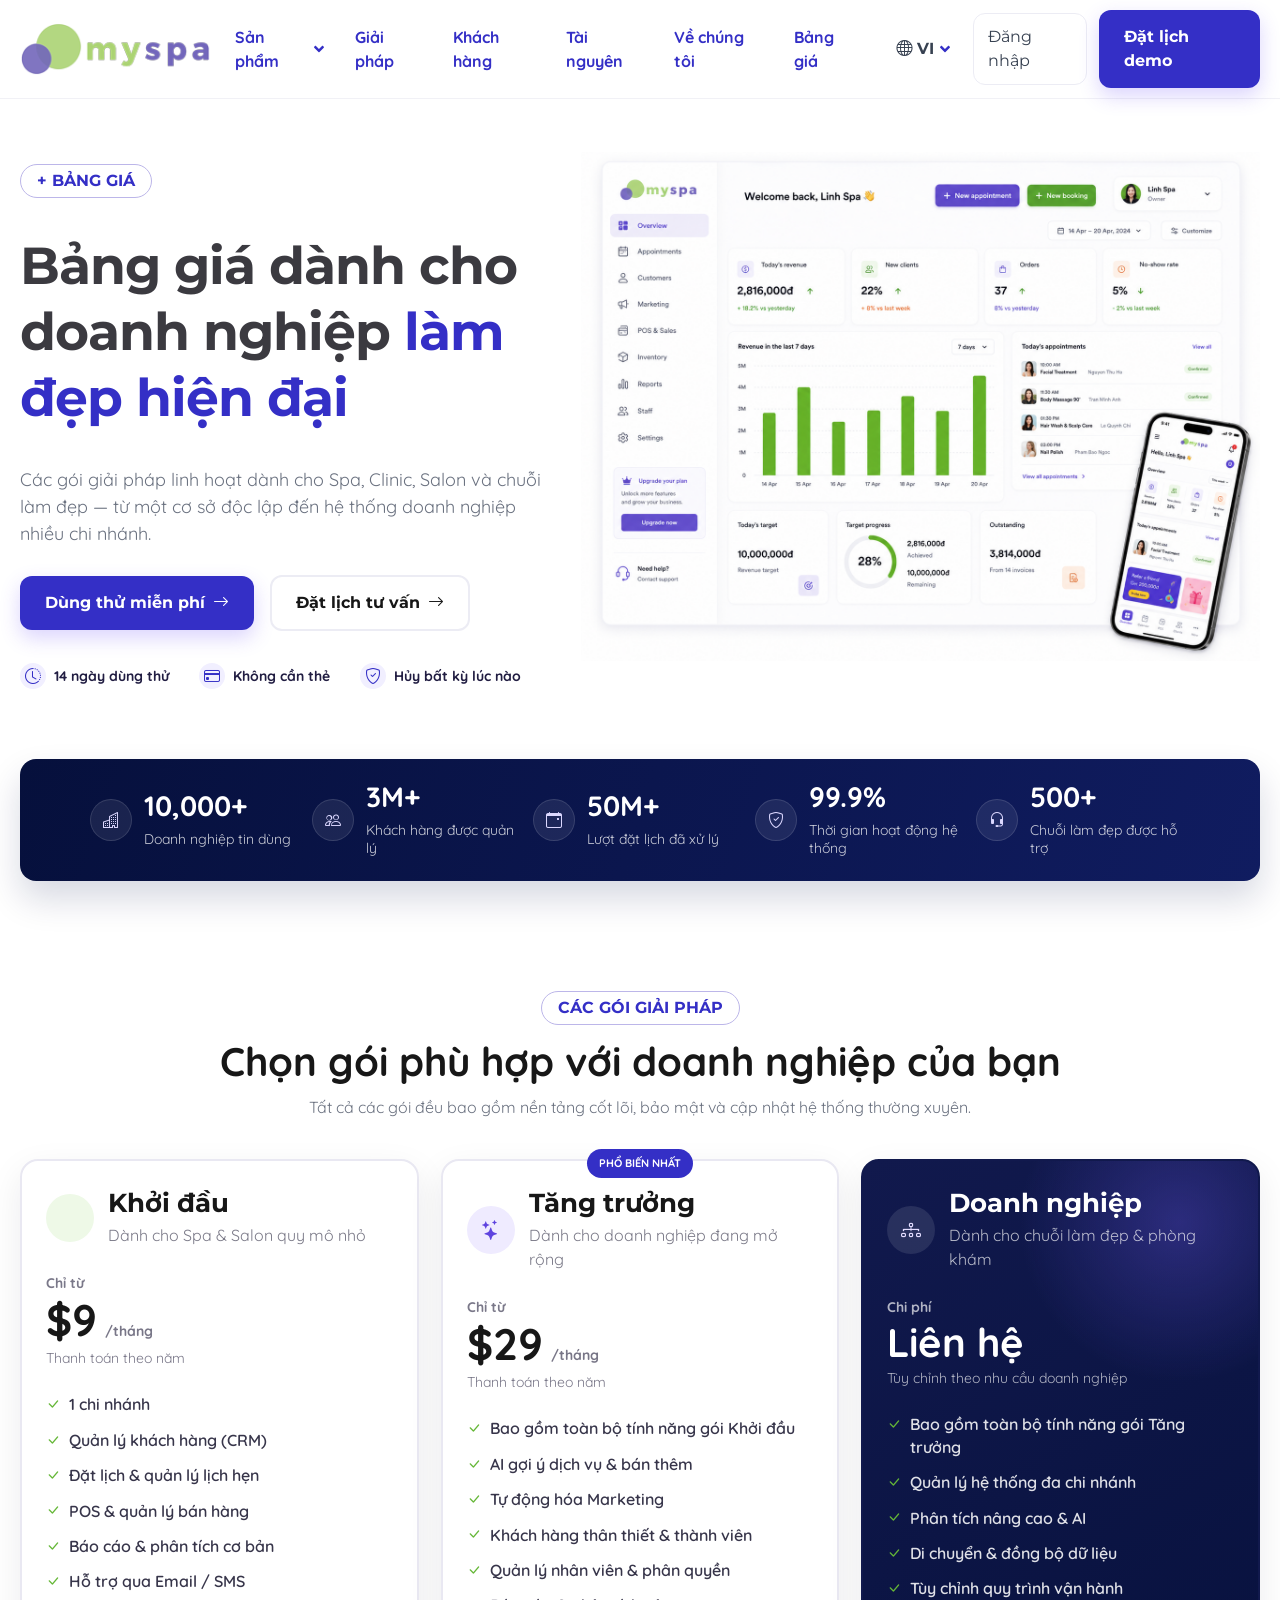
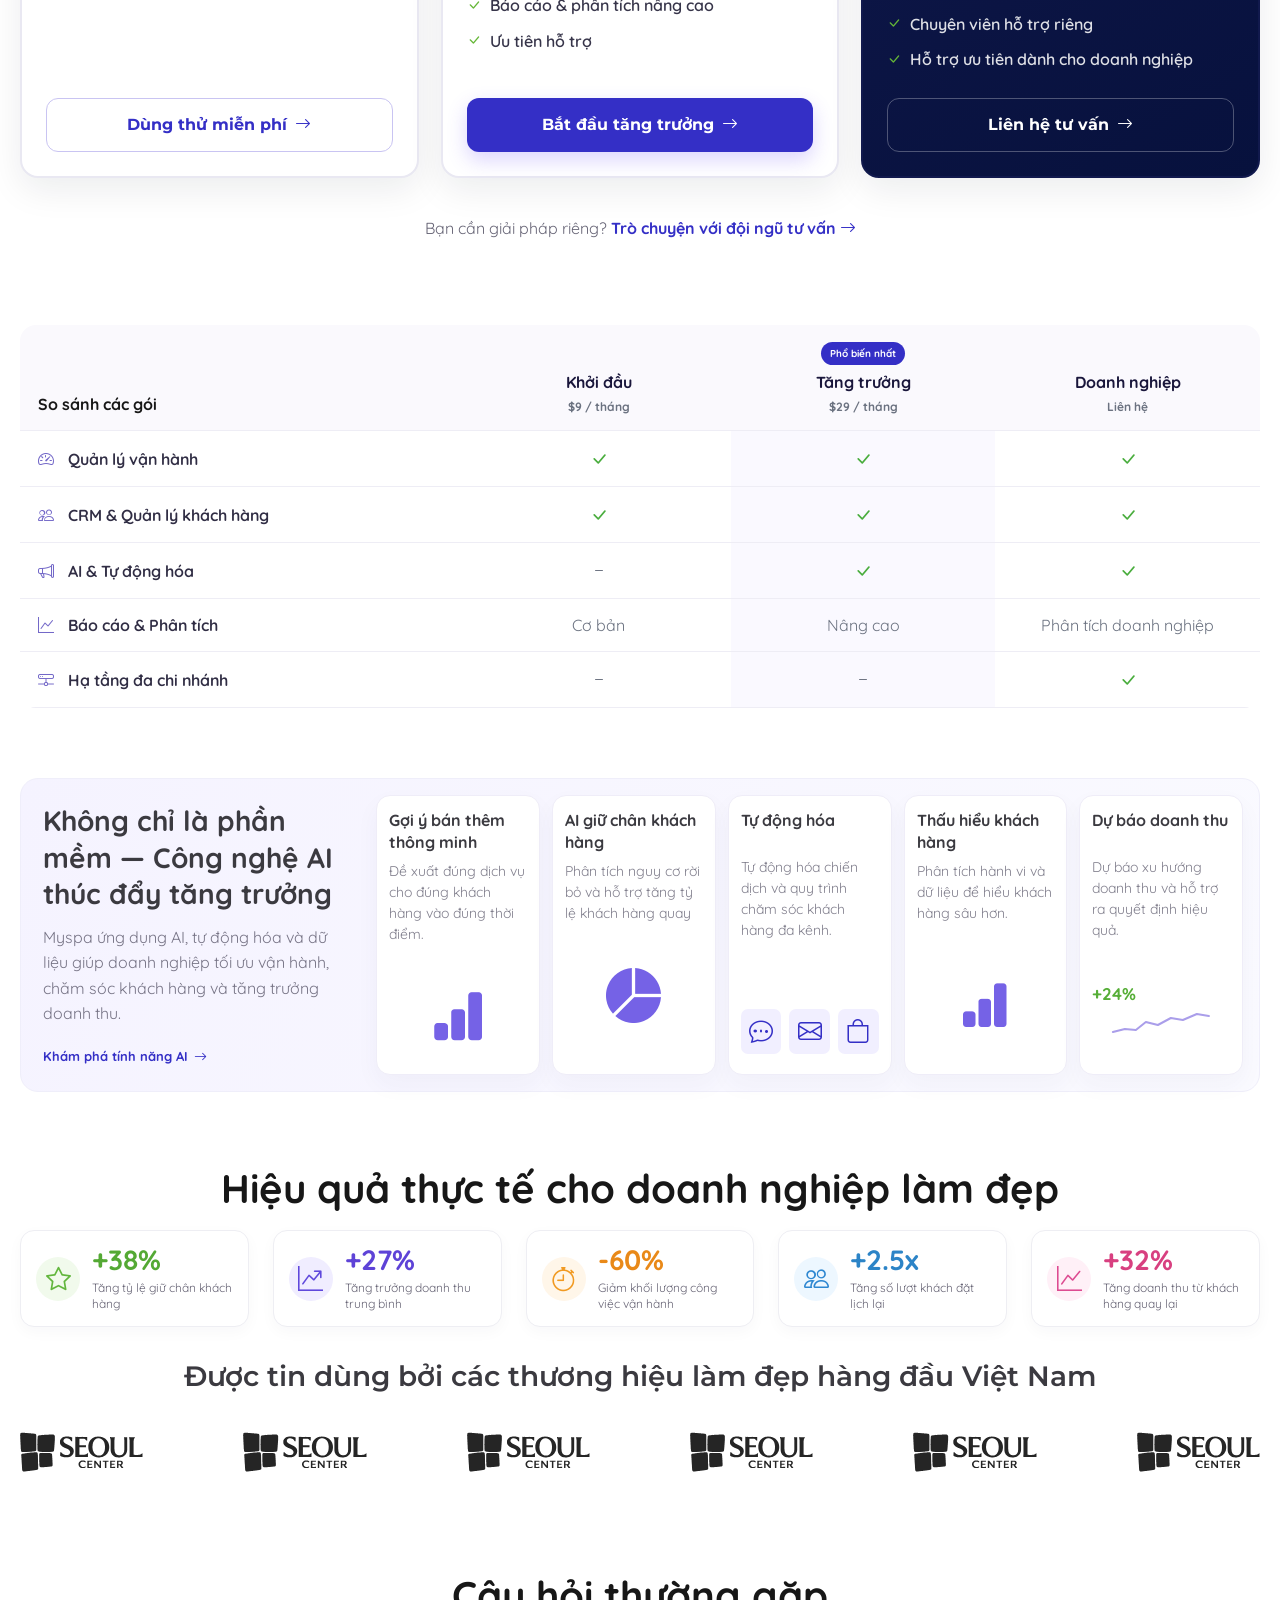
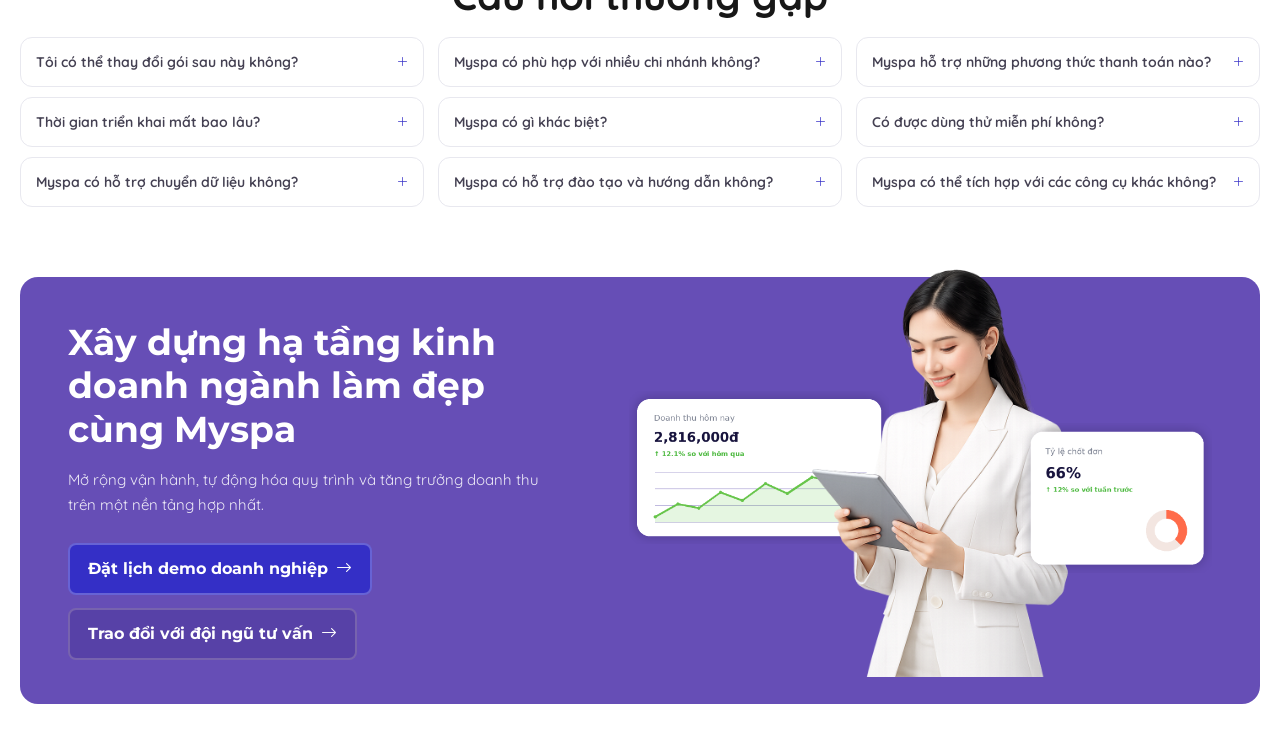
<file: myspa1/index.html>
<!doctype html>
<html lang="vi">
  <head>
    <meta charset="UTF-8" />
    <meta name="viewport" content="width=device-width, initial-scale=1.0" />
    <link rel="stylesheet" href="public/style.css" />
    <link
      rel="stylesheet"
      href="https://cdn.jsdelivr.net/npm/bootstrap-icons@1.13.1/font/bootstrap-icons.min.css"
    />
    <link rel="preconnect" href="https://fonts.googleapis.com" />
    <link rel="preconnect" href="https://fonts.gstatic.com" crossorigin />

    <link
      href="https://fonts.googleapis.com/css2?family=Montserrat:wght@400;500;600;700;800&display=swap"
      rel="stylesheet"
    />
    <link
      href="https://fonts.googleapis.com/css2?family=Quicksand:wght@300;400;500;600;700&display=swap"
      rel="stylesheet"
    />
    <link rel="preconnect" href="https://fonts.googleapis.com" />
    <link rel="preconnect" href="https://fonts.gstatic.com" crossorigin />

    <link
      rel="stylesheet"
      href="https://cdnjs.cloudflare.com/ajax/libs/font-awesome/6.5.1/css/all.min.css"
    />
    <link
      rel="icon"
      type="image/png"
      href="https://myspa.vn/assets/frontend/images/favicon.png"
    />
    <title>Myspa</title>
  </head>
  <body>
    <!-- HEADER -->
    <header class="header">
      <div class="container header-inner">
        <a href="#" class="logo">
          <img src="public/image/logo.png" alt="Myspa Logo" />
        </a>

        <!-- Menu desktop hiện tại -->
        <nav class="nav">
          <div class="nav-item">
            <a href="#" class="nav-link">
              <span data-vi="Sản phẩm" data-en="Products">Sản phẩm</span>

              <img class="drop-down-icon" src="public/image/icon.svg" alt="" />
            </a>

            <div class="dropdown-menu">
              <a
                href="#"
                data-vi="Phần mềm quản lý spa"
                data-en="Spa Management Software"
                >Phần mềm quản lý spa
              </a>
              <a
                href="#"
                data-vi="Phần mềm quản lý phòng khám"
                data-en="Clinic Management Software"
                >Phần mềm quản lý phòng khám</a
              >
              <a
                href="#"
                data-vi="Phần mềm quản lý salon tóc"
                data-en="Hair Salon Management Software"
                >Phần mềm quản lý salon tóc</a
              >
              <a
                href="#"
                data-vi="Phần mềm quản lý tiệm nails"
                data-en="Nail Salon Management Software"
                >Phần mềm quản lý tiệm nails</a
              >
            </div>
          </div>

          <a href="#" class="nav-link" data-vi="Giải pháp" data-en="Solutions"
            >Giải pháp</a
          >
          <a href="#" class="nav-link" data-vi="Khách hàng" data-en="Customers"
            >Khách hàng</a
          >
          <a href="#" class="nav-link" data-vi="Tài nguyên" data-en="Resources"
            >Tài nguyên</a
          >
          <a href="#" class="nav-link" data-vi="Về chúng tôi" data-en="About us"
            >Về chúng tôi</a
          >
          <a href="#" class="nav-link" data-vi="Bảng giá" data-en="Pricing"
            >Bảng giá</a
          >
        </nav>

        <div class="header-actions">
          <div class="nav-item">
            <a href="#" class="lang nav-link">
              <i class="bi bi-globe"></i>
              <span data-vi="VI" data-en="EN"> VI </span>
              <img class="drop-down-icon" src="public/image/icon.svg" alt="" />
            </a>
            <div class="dropdown-menu vi">
              <button type="button" onclick="changeLanguage('vi')">VI</button>
              <button type="button" onclick="changeLanguage('en')">EN</button>
            </div>
          </div>
          <a href="#" class="login-btn" data-vi="Đăng nhập" data-en="Login"
            >Đăng nhập</a
          >
          <a
            href="#"
            class="btn btn-primary"
            data-vi="Đặt lịch demo"
            data-en="Book a demo"
            >Đặt lịch demo</a
          >
        </div>

        <!-- Chỉ hiện trên tablet/mobile -->
        <button
          type="button"
          class="mobile-menu-toggle"
          id="mobileMenuOpen"
          aria-label="Mở menu"
          aria-expanded="false"
        >
          <i class="fa-solid fa-bars"></i>
        </button>
        <div class="mobile-menu" id="mobileMenu">
          <div class="mobile-menu-top">
            <a href="#" class="mobile-logo">
              <img src="public/image/logo.png" alt="Myspa Logo" />
            </a>

            <button
              type="button"
              class="mobile-menu-close"
              id="mobileMenuClose"
              aria-label="Đóng menu"
            >
              <i class="bi bi-x-lg"></i>
            </button>
          </div>

          <nav class="mobile-nav">
            <details class="mobile-nav-dropdown">
              <summary>
                <span data-vi="Sản phẩm" data-en="Products">Sản phẩm</span>
                <i class="bi bi-chevron-down"></i>
              </summary>

              <div class="mobile-submenu">
                <a
                  href="#"
                  data-vi="Phần mềm quản lý spa"
                  data-en="Spa Management Software"
                  >Phần mềm quản lý spa
                </a>
                <a
                  href="#"
                  data-vi="Phần mềm quản lý phòng khám"
                  data-en="Clinic Management Software"
                  >Phần mềm quản lý phòng khám</a
                >
                <a
                  href="#"
                  data-vi="Phần mềm quản lý salon tóc"
                  data-en="Hair Salon Management Software"
                  >Phần mềm quản lý salon tóc</a
                >
                <a
                  href="#"
                  data-vi="Phần mềm quản lý tiệm nails"
                  data-en="Nail Salon Management Software"
                  >Phần mềm quản lý tiệm nails</a
                >
              </div>
            </details>
            <a href="#" data-vi="Giải pháp" data-en="Solutions">Giải pháp</a>
            <a href="#" data-vi="Khách hàng" data-en="Customers">Khách hàng</a>
            <a href="#" data-vi="Tài nguyên" data-en="Resources">Tài nguyên</a>
            <a href="#" data-vi="Về chúng tôi" data-en="About us"
              >Về chúng tôi</a
            >
            <a href="#" data-vi="Bảng giá" data-en="Pricing">Bảng giá</a>
            <details class="mobile-nav-dropdown">
              <summary>
                <span data-vi="VI" data-en="EN">VI</span>
                <i class="bi bi-chevron-down"></i>
              </summary>

              <div class="mobile-submenu">
                <button onclick="changeLanguage('vi')">VI</button>
                <button onclick="changeLanguage('en')">EN</button>
              </div>
            </details>
            <div class="mobile-auth-actions">
              <a href="#" class="mobile-login-btn"> Đăng nhập </a>

              <a href="#" class="mobile-demo-btn">
                Đặt lịch demo
                <i class="bi bi-arrow-right"></i>
              </a>
            </div>
          </nav>
        </div>
      </div>
    </header>

    <main>
      <!-- HERO -->
      <section class="pricing-hero">
        <div class="container hero-grid">
          <div class="hero-content">
            <div class="badge" data-vi="+ Bảng giá" data-en="+ Pricing">
              + Bảng giá
            </div>
            <h1 class="hero-title">
              <span
                data-vi="Bảng giá dành cho doanh nghiệp"
                data-en="Pricing built for modern"
                >Bảng giá dành cho doanh nghiệp</span
              >
              <span
                class="accent"
                data-vi="làm đẹp hiện đại"
                data-en="beauty businesses"
                >làm đẹp hiện đại</span
              >
            </h1>
            <p
              class="hero-desc"
              data-vi="Các gói giải pháp linh hoạt dành cho Spa, Clinic, Salon và chuỗi
              làm đẹp — từ một cơ sở độc lập đến hệ thống doanh nghiệp nhiều chi
              nhánh."
              data-en="Flexible infrastructure plans for Spa, Clinic, Salon and Beauty Chains — from single-location businesses to enterprise operations."
            >
              Các gói giải pháp linh hoạt dành cho Spa, Clinic, Salon và chuỗi
              làm đẹp — từ một cơ sở độc lập đến hệ thống doanh nghiệp nhiều chi
              nhánh.
            </p>

            <div class="hero-actions">
              <a href="#plans" class="btn btn-primary">
                <span data-vi="Dùng thử miễn phí" data-en="Start free trial"
                  >Dùng thử miễn phí</span
                >
                <i class="bi bi-arrow-right"></i>
              </a>
              <a href="#" class="btn btn-outline">
                <span data-vi="Đặt lịch tư vấn" data-en="Book enterprise demo"
                  >Đặt lịch tư vấn</span
                >
                <i class="bi bi-arrow-right"></i>
              </a>
            </div>

            <div class="hero-features">
              <div class="hero-feature-item">
                <i class="bi bi-clock-history"></i>
                <strong data-vi="14 ngày dùng thử" data-en="14-day free trial"
                  >14 ngày dùng thử</strong
                >
              </div>
              <div class="hero-feature-item">
                <i class="bi bi-credit-card"></i>
                <strong
                  data-vi="Không cần thẻ"
                  data-en="No credit card required"
                  >Không cần thẻ</strong
                >
              </div>
              <div class="hero-feature-item">
                <i class="bi bi-shield-check"></i>
                <strong data-vi="Hủy bất kỳ lúc nào" data-en="Cancel anytime"
                  >Hủy bất kỳ lúc nào</strong
                >
              </div>
            </div>
          </div>

          <div class="hero-visual">
            <div class="hero-visual">
              <img
                src="public/image/dash.png"
                alt="Giao diện quản lý Myspa"
                class="dashboard-image"
              />
            </div>
          </div>
        </div>
      </section>
      <!-- METRICS -->
      <section class="metrics-section">
        <div class="container">
          <div class="metrics-bar">
            <div class="metric-item">
              <div class="metric-icon"><i class="bi bi-buildings"></i></div>
              <div>
                <strong>10,000+</strong
                ><span
                  data-vi="Doanh nghiệp tin dùng"
                  data-en="Businesses trust us"
                  >Doanh nghiệp tin dùng</span
                >
              </div>
            </div>
            <div class="metric-item">
              <div class="metric-icon"><i class="bi bi-people"></i></div>
              <div>
                <strong>3M+</strong
                ><span
                  data-vi="Khách hàng được quản lý"
                  data-en="Customers managed"
                  >Khách hàng được quản lý</span
                >
              </div>
            </div>
            <div class="metric-item">
              <div class="metric-icon">
                <i class="bi bi-calendar-event"></i>
              </div>
              <div>
                <strong>50M+</strong
                ><span
                  data-vi="Lượt đặt lịch đã xử lý"
                  data-en="Appointments processed"
                  >Lượt đặt lịch đã xử lý</span
                >
              </div>
            </div>
            <div class="metric-item">
              <div class="metric-icon"><i class="bi bi-shield-check"></i></div>
              <div>
                <strong>99.9%</strong
                ><span
                  data-vi="Thời gian hoạt động hệ thống"
                  data-en="System uptime"
                  >Thời gian hoạt động hệ thống</span
                >
              </div>
            </div>
            <div class="metric-item">
              <div class="metric-icon"><i class="bi bi-headset"></i></div>
              <div>
                <strong>500+</strong
                ><span
                  data-vi="Chuỗi làm đẹp được hỗ trợ"
                  data-en="Beauty chains supported"
                  >Chuỗi làm đẹp được hỗ trợ</span
                >
              </div>
            </div>
          </div>
        </div>
      </section>
      <!-- PLANS -->
      <section class="plans-section section" id="plans">
        <div class="container">
          <div class="section-head pricing-head">
            <div
              class="badge"
              data-vi="CÁC GÓI GIẢI PHÁP"
              data-en="INFRASTRUCTURE PLANS"
            >
              CÁC GÓI GIẢI PHÁP
            </div>
            <h2
              data-vi="Chọn gói phù hợp với doanh nghiệp của bạn"
              data-en="Choose the plan that fits your business"
            >
              Chọn gói phù hợp với doanh nghiệp của bạn
            </h2>
            <p
              data-vi="Tất cả các gói đều bao gồm nền tảng cốt lõi, bảo mật và cập nhật
              hệ thống thường xuyên."
              data-en="All plans include core platform, security and regular updates."
            >
              Tất cả các gói đều bao gồm nền tảng cốt lõi, bảo mật và cập nhật
              hệ thống thường xuyên.
            </p>
          </div>

          <div class="pricing-grid">
            <article class="pricing-card">
              <div class="pricing-card-head">
                <div class="plan-icon green"><i class="bi bi-leaf"></i></div>
                <div>
                  <h3 data-vi="Khởi đầu" data-en="Pricing">Starter</h3>
                  <p
                    data-vi="Dành cho Spa & Salon quy mô nhỏ"
                    data-en="For independent Spa & Salon"
                  >
                    Dành cho Spa & Salon quy mô nhỏ
                  </p>
                </div>
              </div>

              <div class="plan-price">
                <small data-vi="Chỉ từ" data-en="Starting at">Chỉ từ</small>
                <div>
                  <strong data-vi="$9" data-en="$9">$9</strong
                  ><span data-vi="/tháng" data-en="/month">/tháng</span>
                </div>
                <p data-vi="Thanh toán theo năm" data-en="Billed annually">
                  Thanh toán theo năm
                </p>
              </div>

              <ul class="plan-features">
                <li>
                  <i class="bi bi-check-lg"></i
                  ><span data-vi="1 chi nhánh" data-en="1 branch"
                    >1 chi nhánh</span
                  >
                </li>
                <li>
                  <i class="bi bi-check-lg"></i
                  ><span
                    data-vi="Quản lý khách hàng (CRM)"
                    data-en="Core CRM & customer management"
                    >Quản lý khách hàng (CRM)</span
                  >
                </li>
                <li>
                  <i class="bi bi-check-lg"></i
                  ><span
                    data-vi="Đặt lịch & quản lý lịch hẹn"
                    data-en="Booking & appointment"
                    >Đặt lịch & quản lý lịch hẹn</span
                  >
                </li>
                <li>
                  <i class="bi bi-check-lg"></i
                  ><span data-vi="POS & quản lý bán hàng" data-en="POS & sales"
                    >POS & quản lý bán hàng</span
                  >
                </li>
                <li>
                  <i class="bi bi-check-lg"></i
                  ><span
                    data-vi="Báo cáo & phân tích cơ bản"
                    data-en="Basic analytics & reports"
                    >Báo cáo & phân tích cơ bản</span
                  >
                </li>
                <li>
                  <i class="bi bi-check-lg"></i
                  ><span
                    data-vi="Hỗ trợ qua Email / SMS"
                    data-en="Email & SMS support"
                    >Hỗ trợ qua Email / SMS</span
                  >
                </li>
              </ul>

              <a href="#" class="btn plan-btn plan-btn-outline">
                <span data-vi="Dùng thử miễn phí" data-en="Start free trial"
                  >Dùng thử miễn phí</span
                >
                <i class="bi bi-arrow-right"></i>
              </a>
            </article>

            <article class="pricing-card pricing-card-popular">
              <div
                class="popular-tag"
                data-vi="PHỔ BIẾN NHẤT"
                data-en="MOST POPULAR"
              >
                PHỔ BIẾN NHẤT
              </div>

              <div class="pricing-card-head">
                <div class="plan-icon purple"><i class="bi bi-stars"></i></div>
                <div>
                  <h3 data-vi="Tăng trưởng" data-en="Growth">Tăng trưởng</h3>
                  <p
                    data-vi="Dành cho doanh nghiệp đang mở rộng"
                    data-en="For growing beauty businesses"
                  >
                    Dành cho doanh nghiệp đang mở rộng
                  </p>
                </div>
              </div>

              <div class="plan-price">
                <small data-vi="Chỉ từ" data-en="Starting at">Chỉ từ</small>
                <div>
                  <strong data-vi="$29" data-en="$29">$29</strong
                  ><span data-vi="/tháng" data-en="/month">/tháng</span>
                </div>
                <p data-vi="Thanh toán theo năm" data-en="Billed annually">
                  Thanh toán theo năm
                </p>
              </div>

              <ul class="plan-features">
                <li>
                  <i class="bi bi-check-lg"></i
                  ><span
                    data-vi="Bao gồm toàn bộ tính năng gói Khởi đầu"
                    data-en="Everything in Starter, plus"
                    >Bao gồm toàn bộ tính năng gói Khởi đầu</span
                  >
                </li>
                <li>
                  <i class="bi bi-check-lg"></i
                  ><span
                    data-vi="AI gợi ý dịch vụ & bán thêm"
                    data-en="AI Upsell & recommendations"
                    >AI gợi ý dịch vụ & bán thêm</span
                  >
                </li>
                <li>
                  <i class="bi bi-check-lg"></i
                  ><span
                    data-vi="Tự động hóa Marketing"
                    data-en="Marketing automation"
                    >Tự động hóa Marketing</span
                  >
                </li>
                <li>
                  <i class="bi bi-check-lg"></i
                  ><span
                    data-vi="Khách hàng thân thiết & thành viên"
                    data-en="Loyalty & membership"
                    >Khách hàng thân thiết & thành viên</span
                  >
                </li>
                <li>
                  <i class="bi bi-check-lg"></i
                  ><span
                    data-vi="Quản lý nhân viên & phân quyền"
                    data-en="Multi-user & role management"
                    >Quản lý nhân viên & phân quyền</span
                  >
                </li>
                <li>
                  <i class="bi bi-check-lg"></i
                  ><span
                    data-vi="Báo cáo & phân tích nâng cao"
                    data-en="Advanced analytics & dashboards"
                    >Báo cáo & phân tích nâng cao</span
                  >
                </li>
                <li>
                  <i class="bi bi-check-lg"></i
                  ><span data-vi="Ưu tiên hỗ trợ" data-en="Priority support"
                    >Ưu tiên hỗ trợ</span
                  >
                </li>
              </ul>

              <a href="#" class="btn btn-primary plan-btn">
                <span
                  data-vi="Bắt đầu tăng trưởng"
                  data-en="Scale your business"
                  >Bắt đầu tăng trưởng</span
                >
                <i class="bi bi-arrow-right"></i>
              </a>
            </article>

            <article class="pricing-card pricing-card-dark">
              <div class="pricing-card-head">
                <div class="plan-icon dark">
                  <i class="bi bi-diagram-3"></i>
                </div>
                <div>
                  <h3 data-vi="Doanh nghiệp" data-en="Enterprise">
                    Doanh nghiệp
                  </h3>
                  <p
                    data-vi="Dành cho chuỗi làm đẹp & phòng khám"
                    data-en="For beauty chains & clinic groups"
                  >
                    Dành cho chuỗi làm đẹp & phòng khám
                  </p>
                </div>
              </div>

              <div class="plan-price">
                <small data-vi="Chi phí" data-en="Expense">Chi phí</small>
                <div>
                  <strong data-vi="Liên hệ" data-en="Custom">Liên hệ</strong>
                </div>
                <p
                  data-vi="Tùy chỉnh theo nhu cầu doanh nghiệp"
                  data-en="Tailored to your business"
                >
                  Tùy chỉnh theo nhu cầu doanh nghiệp
                </p>
              </div>

              <ul class="plan-features">
                <li>
                  <i class="bi bi-check-lg"></i
                  ><span
                    data-vi="Bao gồm toàn bộ tính năng gói Tăng trưởng"
                    data-en="Everything in Growth, plus"
                    >Bao gồm toàn bộ tính năng gói Tăng trưởng</span
                  >
                </li>
                <li>
                  <i class="bi bi-check-lg"></i
                  ><span
                    data-vi="Quản lý hệ thống đa chi nhánh"
                    data-en="Multi-branch infrastructure"
                    >Quản lý hệ thống đa chi nhánh</span
                  >
                </li>
                <li>
                  <i class="bi bi-check-lg"></i
                  ><span
                    data-vi="Phân tích nâng cao & AI"
                    data-en="Advanced analytics & AI"
                    >Phân tích nâng cao & AI</span
                  >
                </li>
                <li>
                  <i class="bi bi-check-lg"></i
                  ><span
                    data-vi="Di chuyển & đồng bộ dữ liệu"
                    data-en="Loyalty custom integrations"
                    >Di chuyển & đồng bộ dữ liệu</span
                  >
                </li>
                <li>
                  <i class="bi bi-check-lg"></i
                  ><span
                    data-vi="Tùy chỉnh quy trình vận hành"
                    data-en="Custom workflows"
                    >Tùy chỉnh quy trình vận hành</span
                  >
                </li>
                <li>
                  <i class="bi bi-check-lg"></i
                  ><span
                    data-vi="Chuyên viên hỗ trợ riêng"
                    data-en="Dedicated account manager"
                    >Chuyên viên hỗ trợ riêng</span
                  >
                </li>
                <li>
                  <i class="bi bi-check-lg"></i
                  ><span
                    data-vi="Hỗ trợ ưu tiên dành cho doanh nghiệp"
                    data-en="White-label capabilities"
                    >Hỗ trợ ưu tiên dành cho doanh nghiệp</span
                  >
                </li>
              </ul>

              <a href="#" class="btn plan-btn plan-btn-dark">
                <span data-vi="Liên hệ tư vấn" data-en="Talk to sales"
                  >Liên hệ tư vấn</span
                >
                <i class="bi bi-arrow-right"></i>
              </a>
            </article>
          </div>

          <div class="custom-solution">
            <span
              data-vi="Bạn cần giải pháp riêng?"
              data-en="Need a custom solution?"
              >Bạn cần giải pháp riêng?</span
            >
            <a href="#">
              <span
                data-vi="Trò chuyện với đội ngũ tư vấn"
                data-en="Talk to our solutions team"
                >Trò chuyện với đội ngũ tư vấn</span
              >
              <i class="bi bi-arrow-right"></i>
            </a>
          </div>
        </div>
      </section>
      <!-- COMPARE -->
      <section class="compare-section">
        <div class="container">
          <div class="compare-table-wrap">
            <table class="compare-table">
              <thead>
                <tr>
                  <th
                    class="feature-column"
                    data-vi="So sánh các gói"
                    data-en="Compare plans"
                  >
                    So sánh các gói
                  </th>
                  <th>
                    <strong data-vi="Khởi đầu" data-en="Starter"
                      >Khởi đầu</strong
                    ><span data-vi="$9 / tháng" data-en="$9 / month"
                      >$9 / tháng</span
                    >
                  </th>
                  <th class="growth-column">
                    <em data-vi="Phổ biến nhất" data-en="Most Popular"
                      >Phổ biến nhất</em
                    >
                    <strong data-vi="Tăng trưởng" data-en="Growth"
                      >Tăng trưởng</strong
                    >
                    <span data-vi="$29 / tháng" data-en="$29 / month"
                      >$29 / tháng</span
                    >
                  </th>
                  <th>
                    <strong data-vi="Doanh nghiệp" data-en="Enterprise"
                      >Doanh nghiệp</strong
                    ><span data-vi="Liên hệ" data-en="Custom">Liên hệ</span>
                  </th>
                </tr>
              </thead>
              <tbody>
                <tr>
                  <td>
                    <i class="bi bi-speedometer2"></i
                    ><span data-vi="Quản lý vận hành" data-en="Operations"
                      >Quản lý vận hành</span
                    >
                  </td>
                  <td><i class="bi bi-check-lg check"></i></td>
                  <td class="growth-column">
                    <i class="bi bi-check-lg check"></i>
                  </td>
                  <td><i class="bi bi-check-lg check"></i></td>
                </tr>
                <tr>
                  <td>
                    <i class="bi bi-people"></i
                    ><span
                      data-vi="CRM & Quản lý khách hàng"
                      data-en="CRM & Customers"
                      >CRM & Quản lý khách hàng</span
                    >
                  </td>
                  <td><i class="bi bi-check-lg check"></i></td>
                  <td class="growth-column">
                    <i class="bi bi-check-lg check"></i>
                  </td>
                  <td><i class="bi bi-check-lg check"></i></td>
                </tr>
                <tr>
                  <td>
                    <i class="bi bi-megaphone"></i
                    ><span data-vi="AI & Tự động hóa" data-en="AI & Automation"
                      >AI & Tự động hóa</span
                    >
                  </td>
                  <td><i class="bi bi-dash"></i></td>
                  <td class="growth-column">
                    <i class="bi bi-check-lg check"></i>
                  </td>
                  <td><i class="bi bi-check-lg check"></i></td>
                </tr>
                <tr>
                  <td>
                    <i class="bi bi-graph-up"></i
                    ><span
                      data-vi="Báo cáo & Phân tích"
                      data-en="Analytics & Insights"
                      >Báo cáo & Phân tích</span
                    >
                  </td>
                  <td data-vi="Cơ bản" data-en="Basic reports">Cơ bản</td>
                  <td
                    class="growth-column"
                    data-vi="Nâng cao"
                    data-en="Advanced"
                  >
                    Nâng cao
                  </td>
                  <td data-vi="Phân tích doanh nghiệp" data-en="Enterprise BI">
                    Phân tích doanh nghiệp
                  </td>
                </tr>
                <tr>
                  <td>
                    <i class="bi bi-hdd-network"></i
                    ><span
                      data-vi="Hạ tầng đa chi nhánh"
                      data-en="Enterprise Infrastructure"
                      >Hạ tầng đa chi nhánh</span
                    >
                  </td>
                  <td><i class="bi bi-dash"></i></td>
                  <td class="growth-column"><i class="bi bi-dash"></i></td>
                  <td><i class="bi bi-check-lg check"></i></td>
                </tr>
              </tbody>
            </table>
          </div>
        </div>
      </section>
      <!-- AI SECTION -->
      <section class="ai-section">
        <div class="container">
          <div class="ai-panel">
            <!-- INTRO -->
            <div class="ai-intro">
              <h2
                data-vi="Không chỉ là phần mềm — Công nghệ AI thúc đẩy tăng trưởng"
                data-en="AI & Automation"
              >
                More than software — AI growth infrastructure
              </h2>

              <p
                data-vi="Myspa ứng dụng AI, tự động hóa và dữ liệu giúp doanh nghiệp tối
                ưu vận hành, chăm sóc khách hàng và tăng trưởng doanh thu."
                data-en="Myspa combines AI and automation to help you attract, retain and grow customers more efficiently."
              >
                Myspa ứng dụng AI, tự động hóa và dữ liệu giúp doanh nghiệp tối
                ưu vận hành, chăm sóc khách hàng và tăng trưởng doanh thu.
              </p>

              <a href="#">
                <span
                  data-vi="Khám phá tính năng AI"
                  data-en="Explore AI features"
                  >Khám phá tính năng AI</span
                >
                <i class="bi bi-arrow-right"></i>
              </a>
            </div>

            <!-- CARD 1 -->
            <article class="ai-card">
              <h3 data-vi="Gợi ý bán thêm thông minh" data-en="Smart Upsell">
                Gợi ý bán thêm thông minh
              </h3>

              <p
                data-vi="Đề xuất đúng dịch vụ cho đúng khách hàng vào đúng thời điểm."
                data-en="Recommend the right services at the right time."
              >
                Đề xuất đúng dịch vụ cho đúng khách hàng vào đúng thời điểm.
              </p>

              <div class="ai-single-icon">
                <i class="bi bi-bar-chart-fill"></i>
              </div>
            </article>

            <!-- CARD 2 -->
            <article class="ai-card">
              <h3 data-vi="AI giữ chân khách hàng" data-en="Retention AI">
                AI giữ chân khách hàng
              </h3>

              <p
                data-vi="Phân tích nguy cơ rời bỏ và hỗ trợ tăng tỷ lệ khách hàng quay"
                data-en="Predict churn and keep customers coming back."
              >
                Phân tích nguy cơ rời bỏ và hỗ trợ tăng tỷ lệ khách hàng quay
                lại.
              </p>

              <div class="ai-single-icon">
                <i class="bi bi-pie-chart-fill"></i>
              </div>
            </article>

            <!-- CARD 3 -->
            <article class="ai-card">
              <h3 data-vi="Tự động hóa" data-en="Automation">Tự động hóa</h3>

              <p
                data-vi="Tự động hóa chiến dịch và quy trình chăm sóc khách hàng đa kênh."
                data-en="Automate campaigns and workflows across channels."
              >
                Tự động hóa chiến dịch và quy trình chăm sóc khách hàng đa kênh.
              </p>

              <div class="automation-icons">
                <span>
                  <i class="bi bi-chat-dots"></i>
                </span>

                <span>
                  <i class="bi bi-envelope"></i>
                </span>

                <span>
                  <i class="bi bi-bag"></i>
                </span>
              </div>
            </article>

            <!-- CARD 4 -->
            <article class="ai-card">
              <h3
                data-vi="Thấu hiểu khách hàng"
                data-en="Customer Intelligence"
              >
                Thấu hiểu khách hàng
              </h3>

              <p
                data-vi="Phân tích hành vi và dữ liệu để hiểu khách hàng sâu hơn."
                data-en="Understand behavior and preferences deeply."
              >
                Phân tích hành vi và dữ liệu để hiểu khách hàng sâu hơn.
              </p>

              <div class="customer-intelligence">
                <div class="card4">
                  <i
                    class="bi bi-bar-chart-fill card4"
                    style="font-size: 50px; color: #7562e6"
                  ></i>
                </div>
              </div>
            </article>

            <!-- CARD 5 -->
            <article class="ai-card">
              <h3 data-vi="Dự báo doanh thu" data-en="Revenue Prediction">
                Dự báo doanh thu
              </h3>

              <p
                data-vi="Dự báo xu hướng doanh thu và hỗ trợ ra quyết định hiệu quả."
                data-en="Forecast demand and optimize your revenue."
              >
                Dự báo xu hướng doanh thu và hỗ trợ ra quyết định hiệu quả.
              </p>

              <div class="revenue-visual">
                <strong class="growth-number"> +24% </strong>

                <svg class="mini-line" viewBox="0 0 100 30" aria-hidden="true">
                  <polyline
                    points="
                2,24
                14,21
                25,22
                35,14
                47,17
                60,10
                72,12
                86,6
                98,8
              "
                  />
                </svg>
              </div>
            </article>
          </div>
        </div>
      </section>
      <!-- IMPACT -->
      <section class="impact-section">
        <div class="container">
          <div class="section-head impact-head">
            <h2
              data-vi="Hiệu quả thực tế cho doanh nghiệp làm đẹp"
              data-en="Real impact for beauty businesses"
            >
              Hiệu quả thực tế cho doanh nghiệp làm đẹp
            </h2>
          </div>

          <div class="impact-grid">
            <article class="impact-card">
              <div class="impact-icon green"><i class="bi bi-star"></i></div>
              <div>
                <strong class="green-text">+38%</strong
                ><span
                  data-vi="Tăng tỷ lệ giữ chân khách hàng"
                  data-en="Increase in customer retention"
                  >Tăng tỷ lệ giữ chân khách hàng</span
                >
              </div>
            </article>
            <article class="impact-card">
              <div class="impact-icon purple">
                <i class="bi bi-graph-up-arrow"></i>
              </div>
              <div>
                <strong class="purple-text">+27%</strong
                ><span
                  data-vi="Tăng trưởng doanh thu trung bình"
                  data-en="Average revenue growth"
                  >Tăng trưởng doanh thu trung bình</span
                >
              </div>
            </article>
            <article class="impact-card">
              <div class="impact-icon orange">
                <i class="bi bi-stopwatch"></i>
              </div>
              <div>
                <strong class="orange-text">-60%</strong
                ><span
                  data-vi="Giảm khối lượng công việc vận hành"
                  data-en="Reduction in operational workload"
                  >Giảm khối lượng công việc vận hành</span
                >
              </div>
            </article>
            <article class="impact-card">
              <div class="impact-icon blue"><i class="bi bi-people"></i></div>
              <div>
                <strong class="blue-text">+2.5x</strong
                ><span
                  data-vi="Tăng số lượt khách đặt lịch lại"
                  data-en="More repeat bookings"
                  >Tăng số lượt khách đặt lịch lại</span
                >
              </div>
            </article>
            <article class="impact-card">
              <div class="impact-icon pink"><i class="bi bi-graph-up"></i></div>
              <div>
                <strong class="pink-text">+32%</strong
                ><span
                  data-vi="Tăng doanh thu từ khách hàng quay lại"
                  data-en="Growth in upsell revenue"
                  >Tăng doanh thu từ khách hàng quay lại</span
                >
              </div>
            </article>
          </div>
        </div>
      </section>
      <!-- TRUSTED BRANDS -->
      <section class="trusted-section">
        <div class="container">
          <p
            class="trusted-title"
            data-vi="Được tin dùng bởi các thương hiệu làm đẹp hàng đầu Việt Nam"
            data-en="Trusted by leading beauty businesses across Vietnam"
          >
            Được tin dùng bởi các thương hiệu làm đẹp hàng đầu Việt Nam
          </p>

          <div class="trusted-logos">
            <div class="logo-slot">
              <img
                src="public/image/brand.svg"
                alt="Logo đối tác 1"
                onerror="
                  this.style.display = 'none';
                  this.nextElementSibling.style.display = 'flex';
                "
              />
              <div class="logo-placeholder" style="display: none">
                <i class="bi bi-image"></i><span>Logo 1</span>
              </div>
            </div>
            <div class="logo-slot">
              <img
                src="public/image/brand.svg"
                alt="Logo đối tác 2"
                onerror="
                  this.style.display = 'none';
                  this.nextElementSibling.style.display = 'flex';
                "
              />
              <div class="logo-placeholder" style="display: none">
                <i class="bi bi-image"></i><span>Logo 2</span>
              </div>
            </div>
            <div class="logo-slot">
              <img
                src="public/image/brand.svg"
                alt="Logo đối tác 3"
                onerror="
                  this.style.display = 'none';
                  this.nextElementSibling.style.display = 'flex';
                "
              />
              <div class="logo-placeholder" style="display: none">
                <i class="bi bi-image"></i><span>Logo 3</span>
              </div>
            </div>
            <div class="logo-slot">
              <img
                src="public/image/brand.svg"
                alt="Logo đối tác 4"
                onerror="
                  this.style.display = 'none';
                  this.nextElementSibling.style.display = 'flex';
                "
              />
              <div class="logo-placeholder" style="display: none">
                <i class="bi bi-image"></i><span>Logo 4</span>
              </div>
            </div>
            <div class="logo-slot">
              <img
                src="public/image/brand.svg"
                alt="Logo đối tác 5"
                onerror="
                  this.style.display = 'none';
                  this.nextElementSibling.style.display = 'flex';
                "
              />
              <div class="logo-placeholder" style="display: none">
                <i class="bi bi-image"></i><span>Logo 5</span>
              </div>
            </div>
            <div class="logo-slot">
              <img
                src="public/image/brand.svg"
                alt="Logo đối tác 6"
                onerror="
                  this.style.display = 'none';
                  this.nextElementSibling.style.display = 'flex';
                "
              />
              <div class="logo-placeholder" style="display: none">
                <i class="bi bi-image"></i><span>Logo 6</span>
              </div>
            </div>
          </div>
        </div>
      </section>

      <!-- FAQ -->
      <section class="faq-section section">
        <div class="container">
          <div class="section-head faq-head">
            <h2
              data-vi="Câu hỏi thường gặp"
              data-en="Frequently asked questions"
            >
              Câu hỏi thường gặp
            </h2>
          </div>

          <div class="faq-grid">
            <div class="faq-column">
              <details class="faq-item">
                <summary>
                  <span
                    data-vi="Tôi có thể thay đổi gói sau này không?"
                    data-en="Can I change my plan later?"
                    >Tôi có thể thay đổi gói sau này không?</span
                  ><i class="bi bi-plus-lg"></i>
                </summary>
                <p
                  data-vi="Có. Bạn có thể nâng cấp hoặc thay đổi gói khi quy mô và nhu
                  cầu doanh nghiệp thay đổi."
                  data-en="Yes. You can upgrade or change your plan as your business grows and your needs change."
                >
                  Có. Bạn có thể nâng cấp hoặc thay đổi gói khi quy mô và nhu
                  cầu doanh nghiệp thay đổi.
                </p>
              </details>
              <details class="faq-item">
                <summary>
                  <span
                    data-vi="Thời gian triển khai mất bao lâu?"
                    data-en="How long does onboarding take?"
                    >Thời gian triển khai mất bao lâu?</span
                  ><i class="bi bi-plus-lg"></i>
                </summary>
                <p
                  data-vi="Thời gian triển khai phụ thuộc vào quy mô và dữ liệu, nhưng
                  hầu hết doanh nghiệp có thể bắt đầu nhanh chóng."
                  data-en="Onboarding time depends on your business size and data, but most businesses can get started quickly."
                >
                  Thời gian triển khai phụ thuộc vào quy mô và dữ liệu, nhưng
                  hầu hết doanh nghiệp có thể bắt đầu nhanh chóng.
                </p>
              </details>
              <details class="faq-item">
                <summary>
                  <span
                    data-vi="Myspa có hỗ trợ chuyển dữ liệu không?"
                    data-en="Do you help with data migration?"
                    >Myspa có hỗ trợ chuyển dữ liệu không?</span
                  ><i class="bi bi-plus-lg"></i>
                </summary>
                <p
                  data-vi="Có. Myspa hỗ trợ chuyển dữ liệu từ hệ thống cũ tùy theo gói
                  dịch vụ và nhu cầu thực tế."
                  data-en="Yes. Myspa supports data migration from your existing system depending on your service plan and specific requirements."
                >
                  Có. Myspa hỗ trợ chuyển dữ liệu từ hệ thống cũ tùy theo gói
                  dịch vụ và nhu cầu thực tế.
                </p>
              </details>
            </div>

            <div class="faq-column">
              <details class="faq-item">
                <summary>
                  <span
                    data-vi="Myspa có phù hợp với nhiều chi nhánh không?"
                    data-en="Is Myspa suitable for multi-branch businesses?"
                    >Myspa có phù hợp với nhiều chi nhánh không?</span
                  ><i class="bi bi-plus-lg"></i>
                </summary>
                <p
                  data-vi="Có. Gói Tăng trưởng và Doanh nghiệp hỗ trợ quản lý nhiều chi
                  nhánh trên cùng một hệ thống."
                  data-en="Yes. Growth and Enterprise plans support multi-branch management within a single system."
                >
                  Có. Gói Tăng trưởng và Doanh nghiệp hỗ trợ quản lý nhiều chi
                  nhánh trên cùng một hệ thống.
                </p>
              </details>
              <details class="faq-item">
                <summary>
                  <span
                    data-vi="Myspa có gì khác biệt?"
                    data-en="What makes Myspa different?"
                    >Myspa có gì khác biệt?</span
                  ><i class="bi bi-plus-lg"></i>
                </summary>
                <p
                  data-vi="Myspa hợp nhất quản lý vận hành, khách hàng, bán hàng,
                  marketing và dữ liệu trên một nền tảng."
                  data-en="Myspa unifies operations, customer management, sales, marketing, and data on one platform."
                >
                  Myspa hợp nhất quản lý vận hành, khách hàng, bán hàng,
                  marketing và dữ liệu trên một nền tảng.
                </p>
              </details>
              <details class="faq-item">
                <summary>
                  <span
                    data-vi="Myspa có hỗ trợ đào tạo và hướng dẫn không?"
                    data-en="Do you offer training and support?"
                    >Myspa có hỗ trợ đào tạo và hướng dẫn không?</span
                  ><i class="bi bi-plus-lg"></i>
                </summary>
                <p
                  data-vi="Có. Đội ngũ Myspa hỗ trợ triển khai và đào tạo sử dụng tùy
                  theo gói dịch vụ."
                  data-en="Yes. The Myspa team provides implementation support and user training depending on your service plan."
                >
                  Có. Đội ngũ Myspa hỗ trợ triển khai và đào tạo sử dụng tùy
                  theo gói dịch vụ.
                </p>
              </details>
            </div>

            <div class="faq-column">
              <details class="faq-item">
                <summary>
                  <span
                    data-vi="Myspa hỗ trợ những phương thức thanh toán nào?"
                    data-en="What payment methods do you accept?"
                    >Myspa hỗ trợ những phương thức thanh toán nào?</span
                  ><i class="bi bi-plus-lg"></i>
                </summary>
                <p
                  data-vi="Phương thức thanh toán có thể được cấu hình theo gói dịch vụ
                  và hợp đồng cụ thể."
                  data-en="Payment methods can be configured based on your service plan and specific contract."
                >
                  Phương thức thanh toán có thể được cấu hình theo gói dịch vụ
                  và hợp đồng cụ thể.
                </p>
              </details>
              <details class="faq-item">
                <summary>
                  <span
                    data-vi="Có được dùng thử miễn phí không?"
                    data-en="Is there a free trial available?"
                    >Có được dùng thử miễn phí không?</span
                  ><i class="bi bi-plus-lg"></i>
                </summary>
                <p
                  data-vi="Có. Bạn có thể trải nghiệm hệ thống miễn phí trước khi lựa
                  chọn gói phù hợp."
                  data-en="Yes. You can try the system for free before choosing the plan that best fits your needs."
                >
                  Có. Bạn có thể trải nghiệm hệ thống miễn phí trước khi lựa
                  chọn gói phù hợp.
                </p>
              </details>
              <details class="faq-item">
                <summary>
                  <span
                    data-vi="Myspa có thể tích hợp với các công cụ khác không?"
                    data-en="Can I integrate Myspa with other tools?"
                    >Myspa có thể tích hợp với các công cụ khác không?</span
                  ><i class="bi bi-plus-lg"></i>
                </summary>
                <p
                  data-vi="Có. Myspa có thể tích hợp với nhiều nền tảng marketing, thanh
                  toán và công cụ vận hành khác."
                  data-en="Yes. Myspa can integrate with various marketing platforms, payment solutions, and other business operation tools."
                >
                  Có. Myspa có thể tích hợp với nhiều nền tảng marketing, thanh
                  toán và công cụ vận hành khác.
                </p>
              </details>
            </div>
          </div>
        </div>
      </section>
      <!-- CTA -->
      <section class="section cta-section">
        <div class="container">
          <div class="cta-banner">
            <div class="cta-grid">
              <div class="cta-content">
                <h2
                  data-vi="Xây dựng hạ tầng kinh doanh ngành làm đẹp cùng Myspa"
                  data-en="Build your beauty business infrastructure with Myspa"
                >
                  Xây dựng hạ tầng kinh doanh ngành làm đẹp cùng Myspa
                </h2>

                <p
                  data-vi="Mở rộng vận hành, tự động hóa quy trình và tăng trưởng doanh thu trên một nền tảng hợp nhất."
                  data-en="Scale operations, automate workflows and grow revenue on one unified platform."
                >
                  Mở rộng vận hành, tự động hóa quy trình và tăng trưởng doanh
                  thu trên một nền tảng hợp nhất.
                </p>

                <div class="cta-actions">
                  <a href="#" class="btn btn-light">
                    <span
                      data-vi="Đặt lịch demo doanh nghiệp"
                      data-en="Book enterprise demo"
                      >Đặt lịch demo doanh nghiệp</span
                    >
                    <i class="bi bi-arrow-right"></i>
                  </a>

                  <a href="#" class="btn btn-ghost">
                    <span
                      data-vi="Trao đổi với đội ngũ tư vấn"
                      data-en="Talk to solutions team"
                      >Trao đổi với đội ngũ tư vấn</span
                    >
                    <i class="bi bi-arrow-right"></i>
                  </a>
                </div>
              </div>

              <div class="cta-visual">
                <img
                  src="public/image/cta-revenue-card.png"
                  alt="Doanh thu hôm nay"
                  class="cta-card-image cta-card-left"
                />

                <img
                  src="public/image/woman.png"
                  alt="Chuyên viên Myspa sử dụng máy tính bảng"
                  class="cta-woman"
                />

                <img
                  src="public/image/cta-rate-card.png"
                  alt="Tỷ lệ chốt đơn"
                  class="cta-card-image cta-card-right"
                />
              </div>
            </div>
          </div>
        </div>
      </section>
    </main>

    <script>
      const mobileMenu = document.getElementById("mobileMenu");
      const openMenuButton = document.getElementById("mobileMenuOpen");
      const closeMenuButton = document.getElementById("mobileMenuClose");

      function openMobileMenu() {
        mobileMenu.classList.add("active");
        document.body.classList.add("menu-open");
        openMenuButton.setAttribute("aria-expanded", "true");
      }

      function closeMobileMenu() {
        mobileMenu.classList.remove("active");
        document.body.classList.remove("menu-open");
        openMenuButton.setAttribute("aria-expanded", "false");
      }

      openMenuButton.addEventListener("click", openMobileMenu);
      closeMenuButton.addEventListener("click", closeMobileMenu);

      document.addEventListener("keydown", function (event) {
        if (event.key === "Escape") {
          closeMobileMenu();
        }
      });

      window.addEventListener("resize", function () {
        if (window.innerWidth >= 1024) {
          closeMobileMenu();
        }
      });

      function changeLanguage(lang) {
        document.querySelectorAll("[data-vi][data-en]").forEach((element) => {
          element.textContent = element.dataset[lang];
        });

        localStorage.setItem("language", lang);
      }
      const savedLanguage = localStorage.getItem("language") || "vi";
      changeLanguage(savedLanguage);
    </script>
  </body>
</html>
</file>
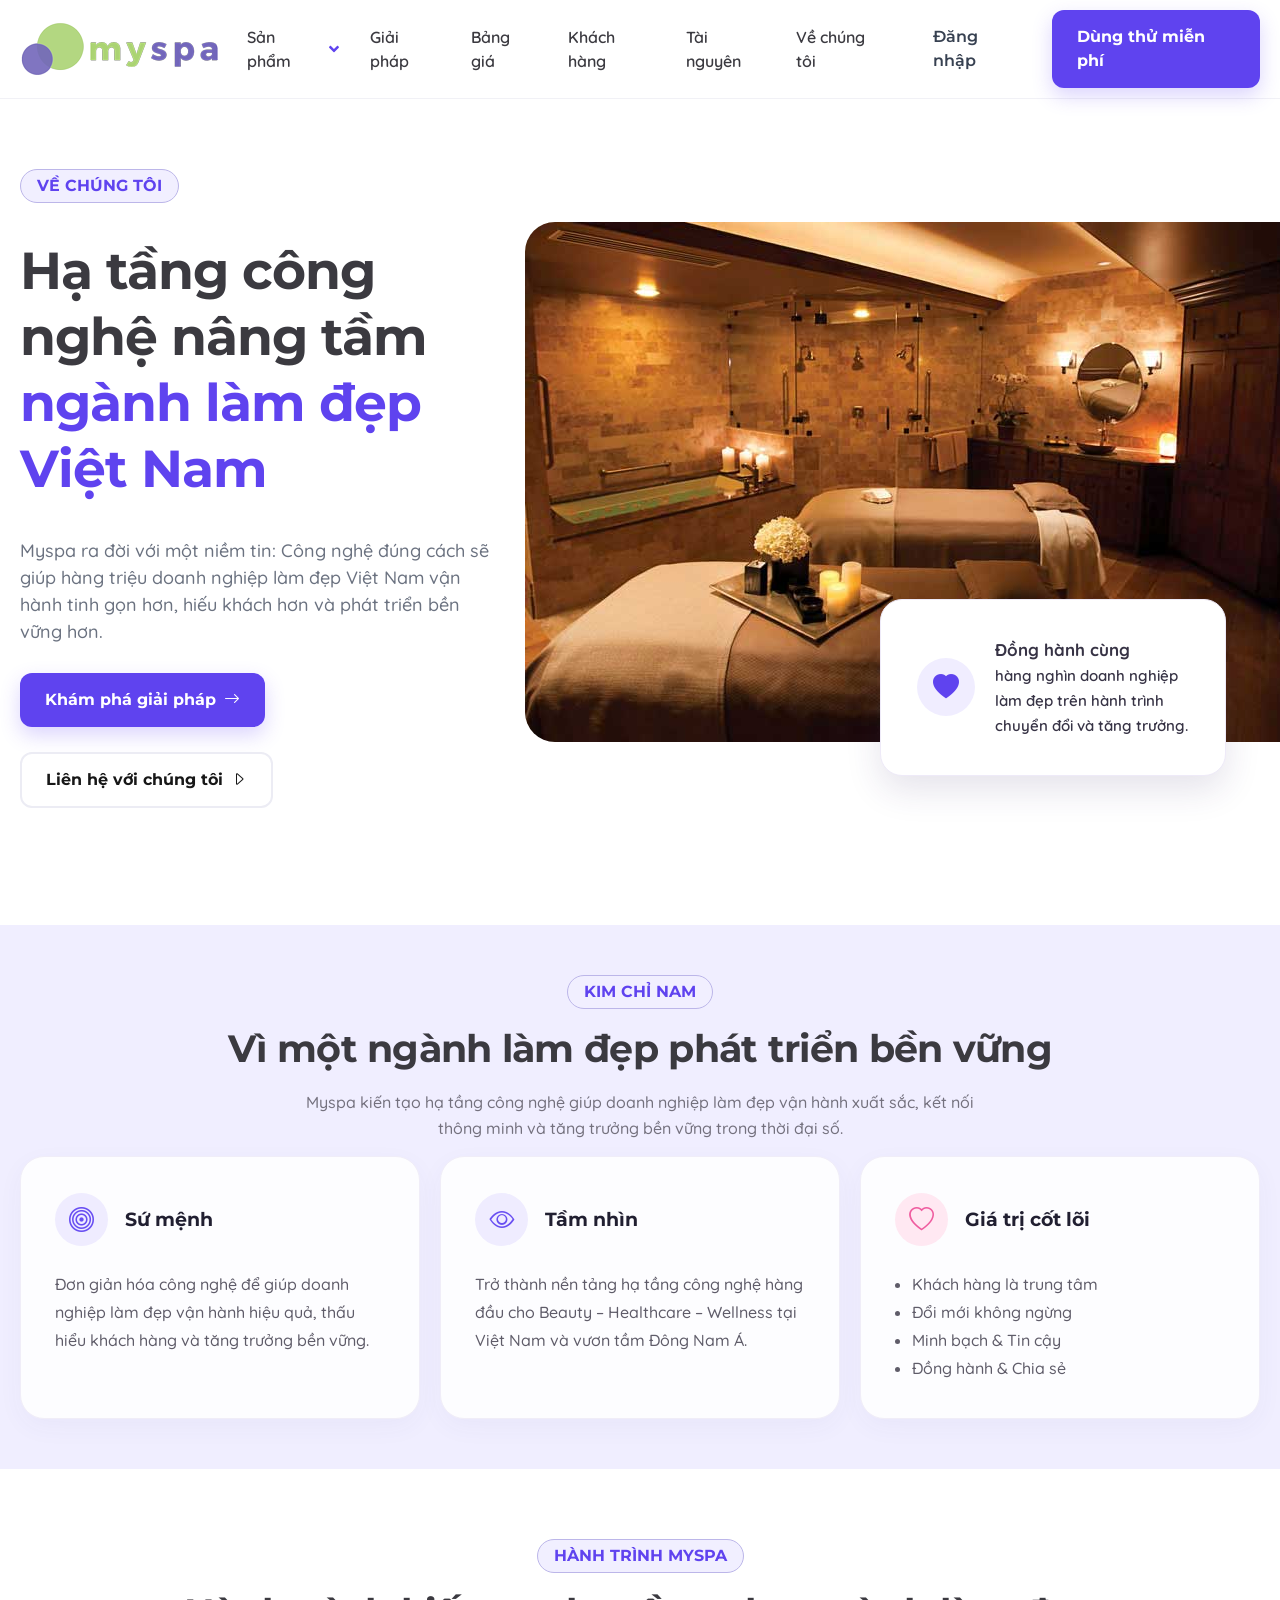
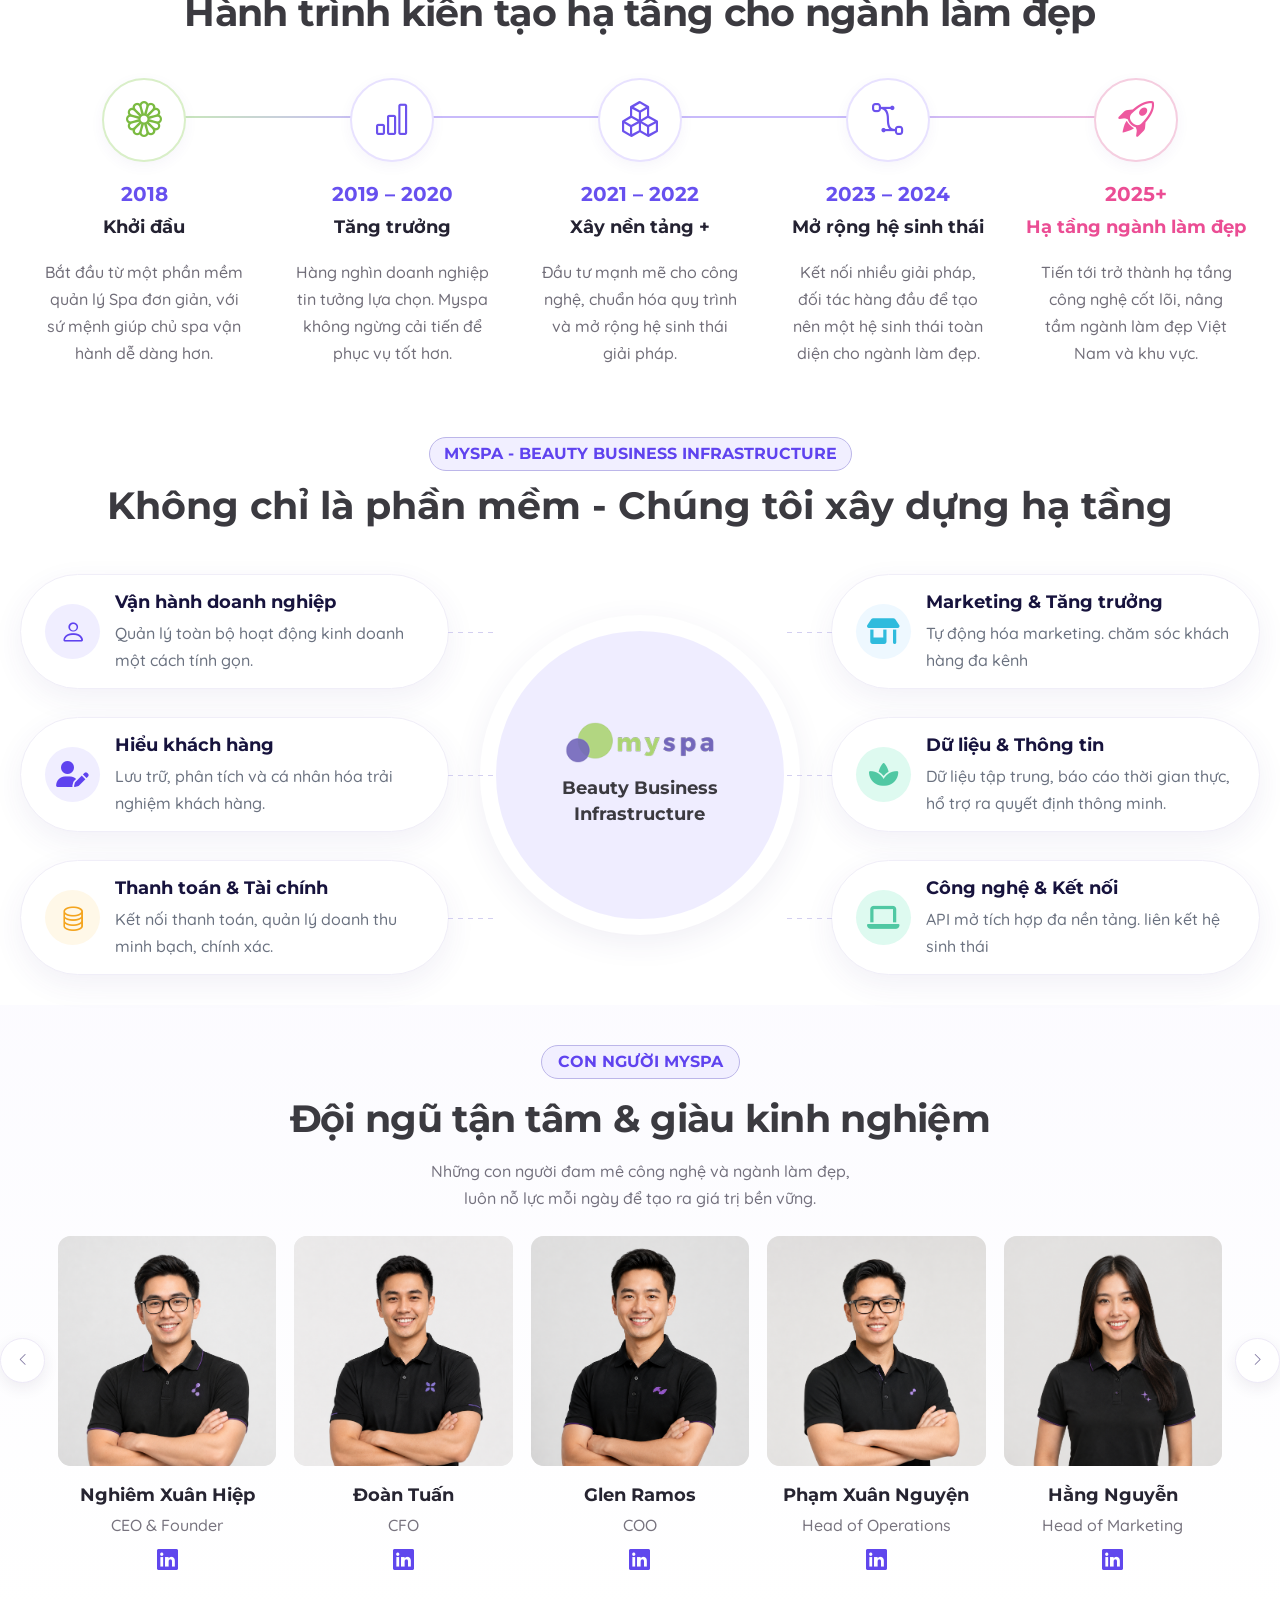
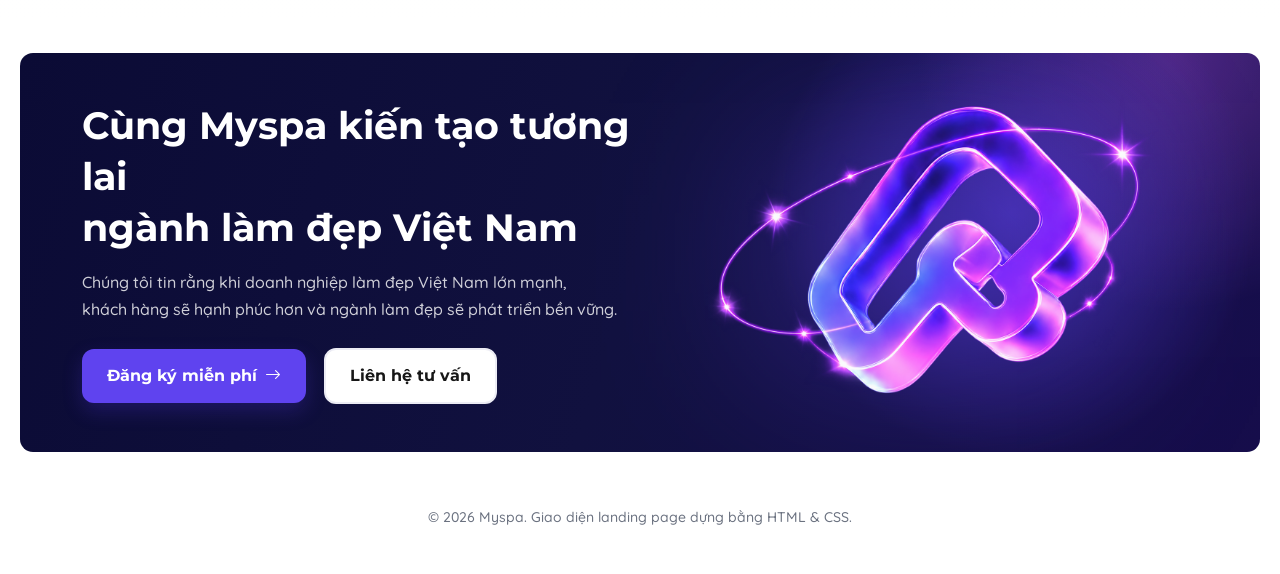
<file: myspa3/index.html>
<!doctype html>
<html lang="vi">
  <head>
    <meta charset="UTF-8" />
    <meta name="viewport" content="width=device-width, initial-scale=1.0" />
    <link rel="stylesheet" href="public/style.css" />
    <link
      rel="stylesheet"
      href="https://cdn.jsdelivr.net/npm/bootstrap-icons@1.13.1/font/bootstrap-icons.min.css"
    />
    <link rel="preconnect" href="https://fonts.googleapis.com" />
    <link rel="preconnect" href="https://fonts.gstatic.com" crossorigin />

    <link
      href="https://fonts.googleapis.com/css2?family=Montserrat:wght@400;500;600;700;800&display=swap"
      rel="stylesheet"
    />
    <link
      href="https://fonts.googleapis.com/css2?family=Quicksand:wght@300;400;500;600;700&display=swap"
      rel="stylesheet"
    />
    <link rel="preconnect" href="https://fonts.googleapis.com" />
    <link rel="preconnect" href="https://fonts.gstatic.com" crossorigin />

    <link
      rel="stylesheet"
      href="https://cdnjs.cloudflare.com/ajax/libs/font-awesome/6.5.1/css/all.min.css"
    />
    <link
      rel="icon"
      type="image/png"
      href="https://myspa.vn/assets/frontend/images/favicon.png"
    />
    <title>Myspa</title>
  </head>
  <body>
    <!-- HEADER -->
    <header class="header">
      <div class="container header-inner">
        <a href="#" class="logo">
          <img src="public/image/logo.png" alt="Myspa Logo" />
        </a>

        <!-- Menu desktop hiện tại -->
        <nav class="nav">
          <div class="nav-item">
            <a href="#" class="nav-link" data-vi="Sản phẩm" data-en="Products">
              Sản phẩm

              <img class="drop-down-icon" src="public/image/icon.svg" alt="" />
            </a>

            <div class="dropdown-menu">
              <a href="#">Phần mềm quản lý phòng khám</a>
              <a href="#">Phần mềm quản lý salon tóc</a>
              <a href="#">Phần mềm quản lý tiệm nails</a>
              <a href="#">Thiết kế App thương hiệu</a>
              <a href="#">Thiết kế Mini App thương hiệu</a>
              <a href="#">Lucky Wheel</a>
              <a href="#">Marketing Automation ZNS</a>
              <a href="#">Mở gian hàng trên BeautyX</a>
            </div>
          </div>

          <a href="#" class="nav-link">Giải pháp</a>
          <a href="#" class="nav-link">Bảng giá</a>
          <a href="#" class="nav-link">Khách hàng</a>
          <a href="#" class="nav-link">Tài nguyên</a>
          <a href="#" class="nav-link">Về chúng tôi</a>
        </nav>

        <div class="header-actions">
          <a href="#" class="login-btn">Đăng nhập</a>
          <a href="#" class="btn btn-primary">Dùng thử miễn phí</a>
        </div>

        <!-- Chỉ hiện trên tablet/mobile -->
        <button
          type="button"
          class="mobile-menu-toggle"
          id="mobileMenuOpen"
          aria-label="Mở menu"
          aria-expanded="false">
          <i class="fa-solid fa-bars"></i>
        </button>
      </div>
    </header>

    <!-- MOBILE MENU -->
    <div class="mobile-menu" id="mobileMenu">
      <div class="mobile-menu-top">
        <a href="#" class="mobile-logo">
          <img src="public/image/logo.png" alt="Myspa Logo" />
        </a>

        <button
          type="button"
          class="mobile-menu-close"
          id="mobileMenuClose"
          aria-label="Đóng menu"
        >
          <i class="bi bi-x-lg"></i>
        </button>
      </div>

      <nav class="mobile-nav">
        <details class="mobile-nav-dropdown">
          <summary>
            <span>Sản phẩm</span>
            <i class="bi bi-chevron-down"></i>
          </summary>

          <div class="mobile-submenu">
            <a href="#">Phần mềm quản lý phòng khám</a>
            <a href="#">Phần mềm quản lý salon tóc</a>
            <a href="#">Phần mềm quản lý tiệm nails</a>
            <a href="#">Thiết kế App thương hiệu</a>
            <a href="#">Thiết kế Mini App thương hiệu</a>
            <a href="#">Lucky Wheel</a>
            <a href="#">Marketing Automation ZNS</a>
            <a href="#">Mở gian hàng trên BeautyX</a>
          </div>
        </details>
        <a href="#">Giải pháp</a>
        <a href="#">Bảng giá</a>
        <a href="#">Khách hàng</a>
        <a href="#">Tài nguyên</a>
        <a href="#">Về chúng tôi</a>
        <div class="mobile-auth-actions">
          <a href="#" class="mobile-login-btn"> Đăng nhập </a>

          <a href="#" class="mobile-demo-btn">
            Dùng thử miễn phí
            <i class="bi bi-arrow-right"></i>
          </a>
        </div>
      </nav>
    </div>

    <!-- HERO -->
    <section class="hero">
      <div class="container hero-grid">
        <div class="hero-content">
          <div class="badge">VỀ CHÚNG TÔI</div>

          <h1 class="hero-title">
            Hạ tầng công nghệ nâng tầm
            <span class="accent">ngành làm đẹp Việt Nam</span>
          </h1>

          <p class="hero-desc">
            Myspa ra đời với một niềm tin: Công nghệ đúng cách sẽ giúp hàng
            triệu doanh nghiệp làm đẹp Việt Nam vận hành tinh gọn hơn, hiếu
            khách hơn và phát triển bền vững hơn.
          </p>

          <div class="hero-actions">
            <a href="#" class="btn btn-primary"
              >Khám phá giải pháp <i class="bi bi-arrow-right"></i
            ></a>
            <a href="#" class="btn btn-outline"
              >Liên hệ với chúng tôi <i class="bi bi-caret-right"></i
            ></a>
          </div>
        </div>

        <div class="hero-visual">
          <img
            src="public/image/dash.jpg"
            alt="Giao diện quản lý Myspa"
            class="dashboard-image"
          />
          <div class="hero-floating-note">
            <div class="hero-note-icon">
              <i class="bi bi-heart-fill"></i>
            </div>

            <p>
              <strong>Đồng hành cùng</strong><br />
              hàng nghìn doanh nghiệp<br />
              làm đẹp trên hành trình<br />
              chuyển đổi và tăng trưởng.
            </p>
          </div>
        </div>
      </div>
    </section>

    <!-- ================= MISSION ================= -->
    <section class="about-mission">
      <div class="container">
        <div class="about-section-head">
          <span class="badge">KIM CHỈ NAM</span>

          <h2>Vì một ngành làm đẹp phát triển bền vững</h2>

          <p>
            Myspa kiến tạo hạ tầng công nghệ giúp doanh nghiệp làm đẹp vận hành
            xuất sắc, kết nối thông minh và tăng trưởng bền vững trong thời đại
            số.
          </p>
        </div>

        <div class="mission-grid">
          <!-- Sứ mệnh -->
          <article class="mission-card">
            <div class="mission-card-title">
              <div class="mission-icon mission-purple">
                <i class="bi bi-bullseye"></i>
              </div>

              <h3>Sứ mệnh</h3>
            </div>

            <p>
              Đơn giản hóa công nghệ để giúp doanh nghiệp làm đẹp vận hành hiệu
              quả, thấu hiểu khách hàng và tăng trưởng bền vững.
            </p>
          </article>

          <!-- Tầm nhìn -->
          <article class="mission-card">
            <div class="mission-card-title">
              <div class="mission-icon mission-purple">
                <i class="bi bi-eye"></i>
              </div>

              <h3>Tầm nhìn</h3>
            </div>

            <p>
              Trở thành nền tảng hạ tầng công nghệ hàng đầu cho Beauty –
              Healthcare – Wellness tại Việt Nam và vươn tầm Đông Nam Á.
            </p>
          </article>

          <!-- Giá trị cốt lõi -->
          <article class="mission-card">
            <div class="mission-card-title">
              <div class="mission-icon mission-pink">
                <i class="bi bi-heart"></i>
              </div>

              <h3>Giá trị cốt lõi</h3>
            </div>

            <ul>
              <li>Khách hàng là trung tâm</li>
              <li>Đổi mới không ngừng</li>
              <li>Minh bạch & Tin cậy</li>
              <li>Đồng hành & Chia sẻ</li>
            </ul>
          </article>
        </div>
      </div>
    </section>

    <!-- JOURNEY -->
    <section class="journey-section">
      <div class="container">
        <div class="about-section-head">
          <span class="badge">HÀNH TRÌNH MYSPA</span>

          <h2>Hành trình kiến tạo hạ tầng cho ngành làm đẹp</h2>
        </div>

        <div class="journey-list">
          <!-- 2018 -->
          <article class="journey-item">
            <div class="journey-icon journey-green">
              <i class="bi bi-flower1"></i>
            </div>

            <span class="journey-year">2018</span>
            <h3>Khởi đầu</h3>

            <p>
              Bắt đầu từ một phần mềm quản lý Spa đơn giản, với sứ mệnh giúp chủ
              spa vận hành dễ dàng hơn.
            </p>
          </article>

          <!-- 2019 -->
          <article class="journey-item">
            <div class="journey-icon">
              <i class="bi bi-bar-chart"></i>
            </div>

            <span class="journey-year">2019 – 2020</span>
            <h3>Tăng trưởng</h3>

            <p>
              Hàng nghìn doanh nghiệp tin tưởng lựa chọn. Myspa không ngừng cải
              tiến để phục vụ tốt hơn.
            </p>
          </article>

          <!-- 2021 -->
          <article class="journey-item">
            <div class="journey-icon">
              <i class="bi bi-boxes"></i>
            </div>

            <span class="journey-year">2021 – 2022</span>
            <h3>Xây nền tảng +</h3>

            <p>
              Đầu tư mạnh mẽ cho công nghệ, chuẩn hóa quy trình và mở rộng hệ
              sinh thái giải pháp.
            </p>
          </article>

          <!-- 2023 -->
          <article class="journey-item">
            <div class="journey-icon">
              <i class="bi bi-bezier2"></i>
            </div>

            <span class="journey-year">2023 – 2024</span>
            <h3>Mở rộng hệ sinh thái</h3>

            <p>
              Kết nối nhiều giải pháp, đối tác hàng đầu để tạo nên một hệ sinh
              thái toàn diện cho ngành làm đẹp.
            </p>
          </article>

          <!-- 2025 -->
          <article class="journey-item journey-highlight">
            <div class="journey-icon">
              <i class="bi bi-rocket-takeoff"></i>
            </div>

            <span class="journey-year">2025+</span>
            <h3>Hạ tầng ngành làm đẹp</h3>

            <p>
              Tiến tới trở thành hạ tầng công nghệ cốt lõi, nâng tầm ngành làm
              đẹp Việt Nam và khu vực.
            </p>
          </article>
        </div>
      </div>
    </section>
    <!-- ECOSYSTEM -->
    <section class="section ecosystem-section">
      <div class="container">
        <div class="section-head">
          <div class="badge">MYSPA - BEAUTY BUSINESS INFRASTRUCTURE</div>
          <h2>Không chỉ là phần mềm - Chúng tôi xây dựng hạ tầng</h2>
        </div>

        <div class="ecosystem-grid">
          <a href="#" class="eco-card">
            <i class="bi bi-person"></i>
            <div class="eco-card-content">
              <h4>Vận hành doanh nghiệp</h4>
              <p>Quản lý toàn bộ hoạt động kinh doanh một cách tính gọn.</p>
            </div>
          </a>

          <div class="eco-center">
            <div class="eco-circle">
              <div class="brand">
                <img src="public/image/logo.png" alt="Myspa Logo" />
              </div>

              <p>Beauty Business Infrastructure</p>
            </div>
          </div>

          <a href="#" class="eco-card">
            <i class="fa-solid fa-shop"></i>
            <div class="eco-card-content">
              <h4>Marketing & Tăng trưởng</h4>
              <p>Tự động hóa marketing. chăm sóc khách hàng đa kênh</p>
            </div>
          </a>

          <a href="#" class="eco-card">
            <i class="fa-solid fa-user-pen"></i>
            <div class="eco-card-content">
              <h4>Hiểu khách hàng</h4>
              <p>Lưu trữ, phân tích và cá nhân hóa trải nghiệm khách hàng.</p>
            </div>
          </a>

          <a href="#" class="eco-card">
            <i class="fa-solid fa-spa"></i>

            <div class="eco-card-content">
              <h4>Dữ liệu & Thông tin</h4>
              <p>
                Dữ liệu tập trung, báo cáo thời gian thực, hổ trợ ra quyết định
                thông minh.
              </p>
            </div>
          </a>

          <a href="#" class="eco-card">
            <i class="bi bi-database"></i>

            <div class="eco-card-content">
              <h4>Thanh toán & Tài chính</h4>

              <p>Kết nối thanh toán, quản lý doanh thu minh bạch, chính xác.</p>
            </div>
          </a>

          <a href="#" class="eco-card">
            <i class="fa-solid fa-laptop"></i>

            <div class="eco-card-content">
              <h4>Công nghệ & Kết nối</h4>

              <p>API mở tích hợp đa nền tảng. liên kết hệ sinh thái</p>
            </div>
          </a>
        </div>
      </div>
    </section>
    <!-- TEAM -->
    <section class="team-section">
      <div class="container">
        <div class="about-section-head">
          <span class="badge">CON NGƯỜI MYSPA</span>

          <h2>Đội ngũ tận tâm &amp; giàu kinh nghiệm</h2>

          <p>
            Những con người đam mê công nghệ và ngành làm đẹp,<br />
            luôn nỗ lực mỗi ngày để tạo ra giá trị bền vững.
          </p>
        </div>

        <div class="team-wrapper">
          <button class="team-arrow team-arrow-left" type="button">
            <i class="bi bi-chevron-left"></i>
          </button>

          <div class="team-grid">
            <article class="team-card">
              <div class="team-image">
                <img src="public/image/avatar1.png" alt="Nghiêm Xuân Hiệp" />
              </div>

              <h3>Nghiêm Xuân Hiệp</h3>
              <p>CEO &amp; Founder</p>

              <a href="#" class="team-linkedin">
                <i class="bi bi-linkedin"></i>
              </a>
            </article>

            <article class="team-card">
              <div class="team-image">
                <img src="public/image/avatar2.png" alt="Đoàn Tuấn" />
              </div>

              <h3>Đoàn Tuấn</h3>
              <p>CFO</p>

              <a href="#" class="team-linkedin">
                <i class="bi bi-linkedin"></i>
              </a>
            </article>

            <article class="team-card">
              <div class="team-image">
                <img src="public/image/avatar4.png" alt="Glen Ramos" />
              </div>

              <h3>Glen Ramos</h3>
              <p>COO</p>

              <a href="#" class="team-linkedin">
                <i class="bi bi-linkedin"></i>
              </a>
            </article>

            <article class="team-card">
              <div class="team-image">
                <img src="public/image/avatar3.png" alt="Phạm Xuân Nguyên" />
              </div>

              <h3>Phạm Xuân Nguyện</h3>
              <p>Head of Operations</p>

              <a href="#" class="team-linkedin">
                <i class="bi bi-linkedin"></i>
              </a>
            </article>

            <article class="team-card">
              <div class="team-image">
                <img src="public/image/avatar5.png" alt="Hằng Nguyễn" />
              </div>

              <h3>Hằng Nguyễn</h3>
              <p>Head of Marketing</p>

              <a href="#" class="team-linkedin">
                <i class="bi bi-linkedin"></i>
              </a>
            </article>
          </div>

          <button class="team-arrow team-arrow-right" type="button">
            <i class="bi bi-chevron-right"></i>
          </button>
        </div>
      </div>
    </section>
    <!-- CTA -->
    <section class="about-cta-section">
      <div class="container">
        <div class="about-cta">
          <div class="about-cta-content">
            <h2>
              Cùng Myspa kiến tạo tương lai<br />
              ngành làm đẹp Việt Nam
            </h2>

            <p>
              Chúng tôi tin rằng khi doanh nghiệp làm đẹp Việt Nam lớn mạnh,<br />
              khách hàng sẽ hạnh phúc hơn và ngành làm đẹp sẽ phát triển bền
              vững.
            </p>

            <div class="about-cta-actions">
              <a href="#" class="btn-primary btn">
                Đăng ký miễn phí
                <i class="bi bi-arrow-right"></i>
              </a>

              <a href="#" class="btn-outline btn"> Liên hệ tư vấn </a>
            </div>
          </div>

          <div class="about-cta-art">
            <div class="cta-glow"></div>

            <div class="cta-symbol">
              <img src="public/image/cta.png" alt="ảnh cat">
            </div>
          </div>
        </div>
      </div>
    </section>
    <!-- Footer -->
    <footer class="footer">
      <div class="container">
        © 2026 Myspa. Giao diện landing page dựng bằng HTML & CSS.
      </div>
    </footer>
    <script>
      const mobileMenu = document.getElementById("mobileMenu");
      const openMenuButton = document.getElementById("mobileMenuOpen");
      const closeMenuButton = document.getElementById("mobileMenuClose");

      function openMobileMenu() {
        mobileMenu.classList.add("active");
        document.body.classList.add("menu-open");
        openMenuButton.setAttribute("aria-expanded", "true");
      }

      function closeMobileMenu() {
        mobileMenu.classList.remove("active");
        document.body.classList.remove("menu-open");
        openMenuButton.setAttribute("aria-expanded", "false");
      }

      openMenuButton.addEventListener("click", openMobileMenu);
      closeMenuButton.addEventListener("click", closeMobileMenu);

      document.addEventListener("keydown", function (event) {
        if (event.key === "Escape") {
          closeMobileMenu();
        }
      });

      window.addEventListener("resize", function () {
        if (window.innerWidth >= 1024) {
          closeMobileMenu();
        }
      });

      const teamGrid = document.querySelector(".team-grid");
      const teamPrev = document.querySelector(".team-arrow-left");
      const teamNext = document.querySelector(".team-arrow-right");

      let teamAnimating = false;

      function getTeamGap() {
        return parseFloat(getComputedStyle(teamGrid).gap) || 0;
      }

      function getTeamMoveWidth() {
        const card = teamGrid.querySelector(".team-card");
        if (!card) return 0;
        return card.offsetWidth + getTeamGap();
      }

      teamNext.addEventListener("click", function () {
        if (teamAnimating) return;

        teamAnimating = true;

        const moveWidth = getTeamMoveWidth();

        teamGrid.scrollBy({
          left: moveWidth,
          behavior: "smooth",
        });

        setTimeout(() => {
          const firstCard = teamGrid.querySelector(".team-card");
          teamGrid.appendChild(firstCard);
          teamGrid.style.scrollBehavior = "auto";
          teamGrid.scrollLeft = 0;
          requestAnimationFrame(() => {
            teamGrid.style.scrollBehavior = "smooth";
            teamAnimating = false;
          });
        }, 350);
      });

      /* ================= PREVIOUS ================= */

      teamPrev.addEventListener("click", function () {
        if (teamAnimating) return;
        teamAnimating = true;
        const moveWidth = getTeamMoveWidth();
        const lastCard = teamGrid.querySelector(".team-card:last-child");

        /* đưa người cuối lên đầu */
        teamGrid.prepend(lastCard);

        /* đặt vị trí ngay trước card vừa thêm */
        teamGrid.style.scrollBehavior = "auto";
        teamGrid.scrollLeft = moveWidth;
        requestAnimationFrame(() => {
          teamGrid.style.scrollBehavior = "smooth";

          teamGrid.scrollTo({
            left: 0,
            behavior: "smooth",
          });
        });

        setTimeout(() => {
          teamAnimating = false;
        }, 350);
      });
    </script>
  </body>
</html>
</file>
<file: myspa1/public/style.css>
* {
  margin: 0;
  padding: 0;
  box-sizing: border-box;
}

:root {
  --primary: #342fc6;
  --primary-dark: #4426db;
  --secondary: #b3d781;
  --text: #171717;
  --muted: #6b7280;
  --bg: #ffffff;
  --soft-bg: #f7f8fc;
  --card: #ffffff;
  --border: #ececf4;
  --dark: #08124b;
  --shadow: 0 12px 35px rgba(17, 24, 39, 0.08);
  --radius: 20px;
  --container: 1400px;
  --header: #3b3a40;
  --fontHeader: "Montserrat", sans-serif;
}

body {
  font-family: "Quicksand", sans-serif;
  background: var(--bg);
  color: var(--text);
  line-height: 1.5;
}

a {
  text-decoration: none;
  color: inherit;
}

img {
  max-width: 100%;
  display: block;
}

.container {
  width: min(var(--container), calc(100% - 40px));
  margin: 0 auto;
}

.section {
  padding: 70px 0;
}

.btn {
  font-family: var(--fontHeader);
  display: inline-flex;
  align-items: center;
  justify-content: center;
  gap: 8px;
  padding: 14px 24px;
  border-radius: 12px;
  font-size: 16px;
  font-weight: 700;
  border: 1px solid transparent;
  transition: 0.25s ease;
  cursor: pointer;
}

.btn-primary {
  background: var(--primary);
  color: #fff;
  box-shadow: 0 8px 20px rgba(91, 61, 245, 0.22);
}

.btn-primary:hover {
  background: var(--secondary);
}

.btn-outline {
  background: #fff;
  border: 2px solid var(--border);
  color: var(--text);
}

.btn-outline:hover {
  border-color: var(--primary);
  color: var(--primary);
}

.badge {
  font-family: var(--fontHeader);
  display: inline-flex;
  align-items: center;
  gap: 8px;
  padding: 4px 16px;
  border-radius: 999px;
  color: var(--primary);
  font-size: 16px;
  font-weight: 700;
  text-transform: uppercase;
  margin: 40px 0 0px;
  border: 1px solid #bcb6e9;
}

.section-head {
  text-align: center;
  margin-bottom: 40px;
}

.section-head h2 {
  font-size: 40px;
  line-height: 1.2;
  margin: 12px 0 10px;
}

.section-head p {
  color: var(--muted);
  max-width: 760px;
  margin: 0 auto;
}

/* HEADER */
.header {
  position: sticky;
  top: 0;
  z-index: 20;
  background: rgba(255, 255, 255, 0.95);
  backdrop-filter: blur(8px);
  border-bottom: 1px solid #f1f1f6;
}

.header-inner {
  min-height: 82px;
  display: flex;
  align-items: center;
  justify-content: space-between;
  gap: 24px;
}

.nav {
  display: flex;
  align-items: center;
  gap: 30px;
}

.nav-item {
  position: relative;
  display: flex;
  align-items: center;
}

.nav-item:hover > .nav-link {
  color: #78bd28;
}

button#mobileMenuOpen i {
  color: #7f75bf;
  font-size: 25px;
}

.nav-link {
  display: flex;
  align-items: center;
  gap: 6px;
  padding: 25px 0;
  color: var(--primary);
  font-size: 16px;
  font-weight: 700;
  text-decoration: none;
}

.nav-link:hover {
  color: var(--secondary);
}

.login-btn:hover {
  border-color: var(--secondary);
  color: var(--secondary);
}

/* ================= MOBILE MENU ================= */

.mobile-menu-toggle {
  display: none;
  align-items: center;
  gap: 6px;
  padding: 12px;
  background: transparent;
  border: 0;
  cursor: pointer;
}

.mobile-menu-toggle span {
  width: 7px;
  height: 7px;
  background: var(--primary);
  border-radius: 50%;
}

.mobile-menu {
  position: fixed;
  inset: 0;
  z-index: 9999;
  width: 100%;
  height: 100dvh;
  padding: 30px 20px 50px;
  overflow-y: auto;
  background: #f7f7fa;
  opacity: 0;
  visibility: hidden;
  transform: translateY(-15px);
  transition:
    opacity 0.25s ease,
    visibility 0.25s ease,
    transform 0.25s ease;
}

.mobile-menu.active {
  opacity: 1;
  visibility: visible;
  transform: translateY(0);
}

.mobile-menu-top {
  display: flex;
  align-items: center;
  justify-content: space-between;
  margin-bottom: 58px;
}

.mobile-logo img {
  width: 210px;
  height: auto;
}

.mobile-menu-close {
  display: flex;
  align-items: center;
  justify-content: center;
  width: 52px;
  height: 52px;
  color: #725dc8;
  background: transparent;
  border: 0;
  font-size: 38px;
  cursor: pointer;
}

.mobile-nav {
  display: flex;
  flex-direction: column;
  align-items: flex-start;
  gap: 38px;
}

.mobile-nav > a,
.mobile-nav-dropdown summary {
  color: #725dc8;
  font-family: "Quicksand", sans-serif;
  font-size: clamp(23px, 3vw, 32px);
  font-weight: 600;
  line-height: 1.25;
}

.mobile-nav > a.active {
  color: #78bd28;
}

.mobile-nav-dropdown {
  width: 100%;
}

.mobile-nav-dropdown summary {
  display: flex;
  align-items: center;
  gap: 8px;
  width: max-content;
  list-style: none;
  cursor: pointer;
}

.mobile-nav-dropdown summary::-webkit-details-marker {
  display: none;
}

.mobile-nav-dropdown summary i {
  font-size: 17px;
  transition: transform 0.25s ease;
}

.mobile-nav-dropdown[open] summary i {
  transform: rotate(180deg);
}

.mobile-submenu {
  display: flex;
  flex-direction: column;
  gap: 16px;

  margin-top: 20px;
  padding-left: 22px;
}

.mobile-submenu a {
  color: #7566bd;
  font-size: 18px;
  font-weight: 500;
}

.mobile-submenu button {
  color: #7566bd;
  font-size: 18px;
  font-weight: 500;
  border: none;
  background: transparent;
  margin-right: auto;
}

.mobile-phone,
.mobile-language {
  display: flex;
  align-items: center;
  gap: 12px;
}

.mobile-phone i {
  color: #78bd28;
}

body.menu-open {
  overflow: hidden;
}

.mobile-auth-actions {
  display: flex;
  align-items: center;
  gap: 14px;
  width: 100%;
  max-width: 470px;
  padding-top: 10px;
}

.mobile-login-btn,
.mobile-demo-btn {
  display: inline-flex;
  align-items: center;
  justify-content: center;
  gap: 8px;
  min-height: 52px;
  padding: 13px 24px;
  border-radius: 12px;
  font-size: 17px;
  font-weight: 700;
}

.mobile-login-btn {
  color: #725dc8;
  background: #ffffff;
  border: 1px solid #dedbea;
}

.mobile-demo-btn {
  flex: 1;
  color: #ffffff;
  background: var(--primary);
  border: 1px solid var(--primary);
  box-shadow: 0 8px 20px rgba(91, 61, 245, 0.2);
}

.mobile-login-btn:hover {
  color: #78bd28;
  border-color: #78bd28;
}

.mobile-demo-btn:hover {
  color: #ffffff;
  background: var(--primary-dark);
}

.drop-down-icon {
  width: 12px;
  height: 12px;
  color: var(--primary);
  transition: transform 0.25s ease;
}

.nav-item:hover > .nav-link .drop-down-icon,
.nav-item:focus-within > .nav-link .drop-down-icon {
  transform: rotate(180deg);
}

.dropdown-menu {
  position: absolute;
  top: 100%;
  left: 0;
  width: 410px;
  padding: 14px 0;
  background: #ffffff;
  border-radius: 12px;
  box-shadow: 0 10px 35px rgba(53, 42, 111, 0.15);
  opacity: 0;
  visibility: hidden;
  transform: translateY(8px);
  transition:
    opacity 0.25s ease,
    visibility 0.25s ease,
    transform 0.25s ease;
  z-index: 1000;
}

/* Hiện dropdown khi hover */
.nav-item:hover > .dropdown-menu,
.nav-item:focus-within > .dropdown-menu {
  opacity: 1;
  visibility: visible;
  transform: translateY(0);
}

.dropdown-menu a {
  display: flex;
  margin-left: 0;
  width: 100%;
  padding: 13px 24px;
  color: #6f57d2;
  font-size: 16px;
  font-weight: 600;
  border: none;
  background: #fff;
  text-decoration: none;
  transition: 0.2s ease;
  cursor: pointer;
}

.dropdown-menu a:hover {
  color: #78bd28;
  background: #f8f7ff;
}

.dropdown-menu button {
  display: flex;
  margin-left: 0;
  width: 100%;
  padding: 13px 24px;
  color: #6f57d2;
  font-size: 16px;
  font-weight: 600;
  border: none;
  background: #fff;
  text-decoration: none;
  transition: 0.2s ease;
  cursor: pointer;
}

.dropdown-menu button:hover {
  color: #78bd28;
  background: #f8f7ff;
}

.header-actions {
  display: flex;
  align-items: center;
  gap: 12px;
}

.lang,
.login-btn {
  font-family: var(--fontHeader);
  font-size: 16px;
  color: #374151;
  padding: 11px 14px;
  border-radius: 12px;
  border: 1px solid transparent;
  display: flex;
  align-items: center;
  gap: 5px;
}

.dropdown-menu.vi {
  width: 150px;
}

.lang:hover {
  color: var(--secondary);
}

.login-btn {
  background: #fff;
  border: 1px solid var(--border);
  font-size: 16px;
}

/* hero */
.pricing-hero {
  padding: 25px 0 70px;
}

.hero-grid {
  display: grid;
  grid-template-columns: 1fr 1.55fr;
  gap: 30px;
  align-items: center;
}

.hero-content {
  max-width: 560px;
}

.hero-title {
  font-family: var(--fontHeader);
  font-weight: 700;
  color: var(--header);
  font-size: 52px;
  line-height: 1.27;
  margin: 35px 0 35px;
  letter-spacing: -1px;
}

.hero-title .accent {
  color: var(--primary);
}

.hero-desc {
  font-size: 18px;
  color: var(--muted);
  max-width: 540px;
  margin-bottom: 28px;
}

.hero-actions {
  display: flex;
  flex-wrap: wrap;
  gap: 16px;
  margin-bottom: 26px;
  align-items: center;
}

.hero-features {
  display: grid;
  grid-template-columns: repeat(4, max-content);
  align-items: center;
  gap: 30px;
  margin-top: 32px;
}

.hero-feature-item {
  display: flex;
  align-items: center;
  gap: 8px;
}

.hero-feature-item i {
  width: 26px;
  height: 26px;
  border-radius: 50%;
  background: #f1efff;
  color: var(--primary);
  display: inline-flex;
  align-items: center;
  justify-content: center;
  font-style: normal;
  font-size: 16px;
  font-weight: 700;
}

.hero-feature-item strong {
  font-size: 14px;
  color: #211d42;
  font-weight: 700;
}

.hero-visual {
  position: relative;
}

.hero-visual img {
  width: 103.2%;
}

.media-frame.hero-dashboard {
  position: relative;
  min-height: 420px;
  border-radius: 28px;
  background: linear-gradient(180deg, #ffffff, #faf9ff);
  border: 1px solid #eeeafc;
  box-shadow: 0 20px 42px rgba(35, 29, 69, 0.08);
  overflow: hidden;
}

.media-frame.hero-dashboard img {
  width: 100%;
  height: 100%;
  object-fit: contain;
  padding: 10px;
}

.dashboard-placeholder {
  display: flex;
  flex-direction: column;
  justify-content: center;
  gap: 18px;
  width: 100%;
  height: 100%;
  padding: 32px;
  background:
    radial-gradient(
      circle at 88% 45%,
      rgba(200, 165, 255, 0.35),
      transparent 24%
    ),
    linear-gradient(180deg, #fff, #fbfaff);
}

.placeholder-badge {
  width: max-content;
  padding: 7px 12px;
  border-radius: 999px;
  background: #efebff;
  color: var(--primary);
  font-size: 12px;
  font-weight: 800;
}

.dashboard-shell {
  display: grid;
  grid-template-columns: 80px 1fr;
  gap: 14px;
  min-height: 280px;
}

.dash-sidebar,
.dash-main,
.dash-card,
.dash-chart {
  border-radius: 18px;
  background: #fff;
  border: 1px solid #ece9fb;
}

.dash-sidebar {
  padding: 18px 12px;
  display: flex;
  flex-direction: column;
  gap: 12px;
}

.dash-sidebar span {
  height: 12px;
  border-radius: 999px;
  background: linear-gradient(90deg, #e8e4fb, #f5f3fe);
}

.dash-main {
  padding: 14px;
  display: grid;
  grid-template-rows: auto 1fr auto;
  gap: 14px;
}

.dash-top,
.dash-bottom {
  display: grid;
  gap: 12px;
}

.dash-top {
  grid-template-columns: repeat(3, 1fr);
}

.dash-bottom {
  grid-template-columns: 1.2fr 1fr;
}

.dash-card.sm {
  min-height: 60px;
}

.dash-card.lg {
  min-height: 88px;
}

.dash-card,
.dash-chart {
  background: linear-gradient(180deg, #fff, #fcfbff);
  position: relative;
  overflow: hidden;
}

.dash-card::after,
.dash-chart::after {
  content: "";
  position: absolute;
  inset: 16px;
  border-radius: 14px;
  background: linear-gradient(
    180deg,
    rgba(91, 61, 245, 0.1),
    rgba(179, 215, 129, 0.1)
  );
}

.dash-chart {
  min-height: 118px;
}

.phone-chip {
  position: absolute;
  right: 18px;
  bottom: 18px;
  width: 84px;
  height: 132px;
  border-radius: 24px;
  border: 3px solid #21223d;
  background: linear-gradient(180deg, #fff, #f7f7ff);
  display: grid;
  place-items: center;
  box-shadow: 0 12px 25px rgba(18, 25, 82, 0.18);
}

.phone-chip i {
  font-size: 34px;
  color: var(--primary);
}

/* metrics */
.metrics-bar {
  color: #fff;
  background: linear-gradient(110deg, #06103c, #101c60);
  border-radius: 16px;
  padding: 24px 70px;
  display: grid;
  grid-template-columns: repeat(5, 1fr);
  gap: 8px;
  box-shadow: 0 18px 35px rgba(8, 18, 75, 0.16);
}

.metric-item {
  display: flex;
  align-items: center;
  gap: 12px;
  min-width: 0;
}

.metric-icon {
  width: 42px;
  height: 42px;
  border-radius: 50%;
  background: rgba(255, 255, 255, 0.08);
  border: 1px solid rgba(255, 255, 255, 0.12);
  color: #dcd8ff;
  display: flex;
  align-items: center;
  justify-content: center;
  flex-shrink: 0;
}

.metric-item strong {
  display: block;
  font-size: 28px;
  line-height: 1;
}

.metric-item span {
  display: block;
  margin-top: 10px;
  color: rgba(255, 255, 255, 0.78);
  font-size: 14px;
  line-height: 1.3;
}

/* pricing cards */
.pricing-grid {
  display: grid;
  grid-template-columns: repeat(3, minmax(0, 1fr));
  gap: 22px;
  align-items: stretch;
  max-width: 1300px;
  margin: 0 auto;
}

/* PRICING CARD */

.pricing-card {
  position: relative;
  display: flex;
  flex-direction: column;
  min-height: 570px;
  padding: 28px 24px 24px;
  background: #fff;
  border: 2px solid #e9e8f2;
  border-radius: 18px;
  box-shadow: var(--shadow);
  transition:
    transform 0.25s ease,
    border-color 0.25s ease,
    box-shadow 0.25s ease;
}

.pricing-card-popular {
  border-color: #e9e8f2;
  box-shadow: var(--shadow);
}

.pricing-card:not(.pricing-card-dark):hover {
  transform: translateY(-4px);
  border-color: #5f44df;
  box-shadow: 0 16px 42px rgba(95, 68, 223, 0.15);
}

.pricing-card-dark {
  color: #fff;
  background:
    radial-gradient(
      circle at 80% 10%,
      rgba(99, 83, 222, 0.35),
      transparent 25%
    ),
    linear-gradient(150deg, #11194d, #07113d);
  border-color: #11194d;
}

/* Hover card doanh nghiệp */
.pricing-card-dark:hover {
  transform: translateY(-4px);
  box-shadow: 0 18px 42px rgba(8, 18, 75, 0.22);
}

.popular-tag {
  position: absolute;
  top: -12px;
  left: 50%;
  transform: translateX(-50%);
  padding: 6px 12px;
  background: var(--primary);
  color: #fff;
  border-radius: 999px;
  font-size: 11px;
  font-weight: 800;
  white-space: nowrap;
  z-index: 2;
}

.pricing-card-head {
  display: flex;
  align-items: center;
  gap: 14px;
}

.plan-icon {
  width: 48px;
  height: 48px;
  border-radius: 50%;
  display: grid;
  place-items: center;
  font-size: 20px;
  flex-shrink: 0;
  transition:
    transform 0.25s ease,
    background 0.25s ease,
    color 0.25s ease;
}

.plan-icon.green {
  color: #65b737;
  background: #eef9e7;
}

.plan-icon.purple {
  color: #5f44df;
  background: #efebff;
}

.plan-icon.dark {
  color: #e3ddff;
  background: rgba(255, 255, 255, 0.1);
}

.pricing-card:hover .plan-icon {
  transform: scale(1.05);
}

.pricing-card-head h3 {
  font-family: var(--fontHeader);
  font-size: 26px;
  line-height: 1.15;
  color: inherit;
}

.pricing-card-head p {
  margin-top: 4px;
  color: #7b7a88;
  font-size: 13px;
}

.pricing-card-dark .pricing-card-head p {
  color: rgba(255, 255, 255, 0.7);
}

.plan-price {
  margin-top: 26px;
}

.plan-price small {
  display: block;
  margin-bottom: 4px;
  color: #7a7889;
  font-size: 12px;
  font-weight: 700;
}

.plan-price > div {
  display: flex;
  align-items: baseline;
  gap: 8px;
}

.plan-price strong {
  font-size: 44px;
  line-height: 1;
  color: inherit;
}

.pricing-card-dark .plan-price strong {
  font-size: 40px;
}

.plan-price span {
  color: #787687;
  font-size: 14px;
  font-weight: 700;
}

.plan-price p {
  margin-top: 6px;
  color: #7a7889;
  font-size: 12px;
}

.pricing-card-dark .plan-price small,
.pricing-card-dark .plan-price p,
.pricing-card-dark .plan-price span {
  color: rgba(255, 255, 255, 0.68);
}

.plan-features {
  list-style: none;
  margin: 24px 0 28px;
  display: flex;
  flex-direction: column;
  gap: 13px;
}

.plan-features li {
  display: flex;
  align-items: flex-start;
  gap: 9px;
  color: #37354a;
  font-size: 14px;
  font-weight: 600;
  line-height: 1.4;
}

.plan-features i {
  color: #65b737;
  font-size: 14px;
  flex-shrink: 0;
  margin-top: 2px;
}

.pricing-card-dark .plan-features li {
  color: rgba(255, 255, 255, 0.87);
}

.plan-btn {
  width: 100%;
  margin-top: auto;
}

.plan-btn-outline {
  border: 1.5px solid #c9c4f2;
  color: var(--primary);
  background: #fff;
  transition:
    background 0.25s ease,
    color 0.25s ease,
    border-color 0.25s ease,
    transform 0.25s ease,
    box-shadow 0.25s ease;
}

.plan-btn-outline:hover {
  border-color: var(--primary);
  color: #fff;
  background: var(--primary);
  box-shadow: 0 8px 20px rgba(91, 61, 245, 0.2);
}

.plan-btn-dark {
  border: 1.5px solid rgba(255, 255, 255, 0.28);
  color: #fff;
  background: transparent;
  transition:
    background 0.25s ease,
    border-color 0.25s ease,
    transform 0.25s ease;
}

.plan-btn-dark:hover {
  border-color: #fff;
  background: rgba(255, 255, 255, 0.08);
}

.custom-solution {
  margin-top: 38px;
  text-align: center;
  color: #686677;
  font-size: 13px;
}

.custom-solution a {
  color: var(--primary);
  font-weight: 700;
}

.custom-solution a:hover {
  text-decoration: underline;
}

.compare-section {
  padding: 15px 0 10px;
}

.compare-table-wrap {
  max-width: 1300px;
  margin: 0 auto;
  overflow-x: auto;
}

.compare-table {
  width: 100%;
  min-width: 780px;
  border-collapse: collapse;
  table-layout: fixed;
  font-size: 16px;
  background: #fff;
  border-radius: 16px;
  overflow: hidden;
}

.compare-table th,
.compare-table td {
  padding: 14px 18px;
  border-bottom: 1px solid #eeedf5;
}

.compare-table th {
  text-align: center;
  vertical-align: bottom;
  background: #faf9fd;
}

.compare-table .feature-column,
.compare-table td:first-child {
  width: 36%;
  text-align: left;
}

.compare-table th strong {
  display: block;
  font-size: 16px;
  color: #19163b;
}

.compare-table th span {
  display: block;
  margin-top: 4px;
  color: var(--muted);
  font-size: 12px;
}

.compare-table th em {
  display: inline-block;
  margin-bottom: 5px;
  padding: 4px 9px;
  color: #fff;
  background: var(--primary);
  border-radius: 999px;
  font-size: 10px;
  font-style: normal;
}

.compare-table td {
  text-align: center;
  color: var(--muted);
}

.compare-table td:first-child {
  color: #302d44;
  font-weight: 650;
}

.compare-table td:first-child i {
  display: inline-block;
  width: 22px;
  margin-right: 8px;
  color: #7368c8;
}

.growth-column {
  background: #faf9ff;
}

.check {
  color: #49ad3d;
  font-size: 18px;
}

/* AI SECTION */
.ai-section {
  padding: 60px 0 60px;
}

.ai-panel {
  display: grid;
  grid-template-columns:
    2fr
    repeat(5, minmax(0, 1fr));
  gap: 12px;
  padding: 16px;
  background: linear-gradient(110deg, #f5f3ff, #fafaff);
  border: 1px solid #efeefa;
  border-radius: 18px;
}

.ai-intro {
  padding: 8px 10px 8px 6px;
}

.ai-intro h2 {
  margin: 0;
  color: var(--header);
  font-size: 28px;
  font-weight: 700;
  line-height: 1.3;
}

.ai-intro p {
  max-width: 290px;
  margin-top: 12px;
  color: #777486;
  font-size: 14px;
  line-height: 1.6;
}

.ai-intro a {
  display: inline-flex;
  align-items: center;
  gap: 6px;
  margin-top: 20px;
  color: var(--primary);
  font-size: 13px;
  font-weight: 800;
  transition:
    color 0.25s ease,
    gap 0.25s ease;
}

.ai-intro a:hover {
  color: #78bd28;
  gap: 10px;
}

.ai-card {
  display: flex;
  flex-direction: column;
  min-width: 0;
  min-height: 170px;
  padding: 14px 12px;
  background: #ffffff;
  border: 1px solid #efedf8;
  border-radius: 14px;
  box-shadow: 0 10px 25px rgba(51, 44, 95, 0.04);
  transition:
    transform 0.25s ease,
    border-color 0.25s ease,
    box-shadow 0.25s ease;
}

.ai-card:hover {
  transform: translateY(-4px);
  border-color: rgba(95, 68, 223, 0.3);
  box-shadow: 0 14px 30px rgba(50, 39, 110, 0.09);
}

.ai-card h3 {
  margin: 0;
  color: var(--header);
  font-size: 15px;
  font-weight: 700;
  line-height: 1.35;
}

.ai-card p {
  margin-top: 7px;
  margin-bottom: 14px;
  color: #817f8d;
  font-size: 12px;
  line-height: 1.5;
}

.ai-single-icon {
  display: flex;
  align-items: center;
  justify-content: center;
  min-height: 52px;
  margin-top: auto;
  color: #7562e6;
}

.ai-single-icon i {
  font-size: 80px;
  line-height: 1;
  transition:
    transform 0.25s ease,
    color 0.25s ease;
}

.ai-card:hover .ai-single-icon i {
  transform: scale(1.08);
  color: var(--primary);
}

/* CARD 3 */
.automation-icons {
  display: flex;
  align-items: center;
  justify-content: center;
  gap: 8px;
  min-height: 52px;
  margin-top: 55px;
}

.automation-icons span {
  display: grid;
  place-items: center;
  width: 45px;
  height: 45px;
  color: var(--primary);
  background: #f1efff;
  border-radius: 7px;
  transition:
    transform 0.25s ease,
    color 0.25s ease,
    background 0.25s ease;
}

.automation-icons i {
  font-size: 24px;
  line-height: 1;
}

.ai-card:hover .automation-icons span {
  color: #ffffff;
  background: var(--primary);
  transform: translateY(-2px);
}

/* CARD 4 */
.customer-intelligence {
  display: flex;
  align-items: flex-end;
  justify-content: center;
  gap: 10px;
  min-height: 52px;
  margin-top: auto;
}

/* Avatar */
.avatar {
  display: grid;
  place-items: center;
  width: 50px;
  height: 50px;
  color: var(--primary);
  background: #f1efff;
  border-radius: 7px;
  transition:
    transform 0.25s ease,
    color 0.25s ease,
    background 0.25s ease;
}

.avatar i {
  font-size: 40px;
  line-height: 1;
}

.tiny-bars {
  display: flex;
  align-items: flex-end;
  gap: 4px;
  height: 31px;
}

.tiny-bars i {
  display: block;
  width: 6px;
  background: linear-gradient(180deg, #b6a9ff, #7057e9);
  border-radius: 3px 3px 0 0;
}

.tiny-bars i:nth-child(1) {
  height: 28px;
}

.tiny-bars i:nth-child(2) {
  height: 38px;
}

.tiny-bars i:nth-child(3) {
  height: 45px;
}

.tiny-bars i:nth-child(4) {
  height: 15px;
}

/* CARD 5 */
.revenue-visual {
  display: flex;
  flex-direction: column;
  justify-content: flex-end;
  min-height: 52px;
  margin-top: auto;
}

.growth-number {
  display: block;
  color: #56ae37;
  font-size: 17px;
  font-weight: 700;
  line-height: 1;
}

.mini-line {
  width: 100%;
  height: 30px;
  margin-top: 6px;
  overflow: visible;
}

.mini-line polyline {
  fill: none;
  stroke: #aa9eea;
  stroke-width: 2;
  stroke-linecap: round;
  stroke-linejoin: round;
}

.impact-section {
  padding-bottom: 16px;
}

.impact-head {
  margin-bottom: 18px;
}

.impact-grid {
  display: grid;
  grid-template-columns: repeat(5, minmax(0, 1fr));
  gap: 24px;
}

.impact-card {
  display: flex;
  align-items: center;
  gap: 12px;
  min-height: 82px;
  padding: 14px 15px;
  background: #fff;
  border: 1px solid #eeeef3;
  border-radius: 14px;
  box-shadow: 0 5px 15px rgba(26, 22, 57, 0.03);
}

.impact-icon {
  display: grid;
  place-items: center;
  flex-shrink: 0;
  width: 44px;
  height: 44px;
  border-radius: 50%;
  font-size: 25px;
}

.impact-icon.green {
  color: #62b63d;
  background: #f1faec;
}
.impact-icon.purple {
  color: #5f48dc;
  background: #f0edff;
}
.impact-icon.orange {
  color: #f19a22;
  background: #fff6e9;
}
.impact-icon.blue {
  color: #2e87d1;
  background: #edf7ff;
}
.impact-icon.pink {
  color: #dd4b91;
  background: #fff0f7;
}

.impact-card strong {
  display: block;
  font-size: 28px;
  line-height: 1.1;
}

.impact-card span {
  display: block;
  margin-top: 4px;
  color: #666374;
  font-size: 12px;
  line-height: 1.35;
}

.green-text {
  color: #54a934;
}
.purple-text {
  color: #5e43d7;
}
.orange-text {
  color: #e98918;
}
.blue-text {
  color: #2c84c7;
}
.pink-text {
  color: #d84080;
}

/* trusted logos */
.trusted-section {
  padding: 12px 0 14px;
}

.trusted-title {
  font-family: var(--fontHeader);
  margin-bottom: 18px;
  text-align: center;
  color: var(--header);
  font-size: 28px;
  font-weight: 600;
}

.trusted-logos {
  display: grid;
  grid-template-columns: repeat(6, 1fr);
  align-items: stretch;
  gap: 100px;
}

.logo-slot {
  min-height: 74px;
  display: flex;
  align-items: center;
  justify-content: center;
  overflow: hidden;
}

.logo-slot img {
  max-width: 136px;
  max-height: 42px;
  object-fit: contain;
  filter: grayscale(1);
  opacity: 0.85;
}

.logo-placeholder {
  width: 100%;
  height: 100%;
  display: grid;
  place-items: center;
  gap: 6px;
  text-align: center;
  color: #7a72bf;
  background: linear-gradient(180deg, #fbfaff, #f8f7fe);
  padding: 12px;
}

.logo-placeholder i {
  font-size: 20px;
}

.logo-placeholder span {
  font-size: 13px;
  font-weight: 700;
}

/* faq */
.faq-head {
  margin-bottom: 18px;
}

.faq-section {
  padding: 56px 0 70px;
}

.faq-grid {
  display: grid;
  grid-template-columns: repeat(3, minmax(0, 1fr));
  gap: 14px;
}

.faq-column {
  display: flex;
  flex-direction: column;
  gap: 10px;
}

.faq-item {
  border: 1px solid #e8e8ef;
  border-radius: 12px;
  background: #fff;
  overflow: hidden;
}

.faq-item summary {
  display: flex;
  align-items: center;
  justify-content: space-between;
  gap: 12px;
  min-height: 48px;
  padding: 12px 15px;
  color: #444052;
  font-size: 14px;
  font-weight: 650;
  list-style: none;
  cursor: pointer;
}

.faq-item summary::-webkit-details-marker {
  display: none;
}

.faq-item summary i {
  flex-shrink: 0;
  font-size: 12px;
  transition: transform 0.2s ease;
  color: var(--primary);
}

.faq-item[open] summary i {
  transform: rotate(45deg);
}

.faq-item p {
  padding: 0 15px 14px;
  color: #777486;
  font-size: 13px;
  line-height: 1.6;
}
/* CTA */
.cta-section {
  padding-top: 0;
  padding-bottom: 50px;
}

.cta-banner {
  overflow: visible;
  padding: 44px 48px 0;
  color: #fff;
  background: #664eb6;
  border-radius: 18px;
}

.cta-grid {
  display: grid;
  grid-template-columns: 0.92fr 1.08fr;
  align-items: center;
  gap: 24px;
}

.cta-content {
  align-self: center;
  padding-bottom: 44px;
}

.cta-content h2 {
  font-family: var(--fontHeader);
  max-width: 540px;
  margin: 0 0 16px;
  font-size: 36px;
  font-weight: 700;
  line-height: 1.2;
}

.cta-content p {
  max-width: 500px;
  margin: 0 0 25px;
  color: rgba(255, 255, 255, 0.88);
  font-size: 15px;
  line-height: 1.7;
}

.cta-actions {
  display: flex;
  flex-wrap: wrap;
  gap: 13px;
}

.cta-actions .btn {
  display: inline-flex;
  align-items: center;
  gap: 8px;
  padding: 12px 18px;
  color: #fff;
  border-radius: 8px;
  font-size: 16px;
}

.btn-light {
  background: var(--primary);
  border: 2px solid rgba(255, 255, 255, 0.25);
}

.btn-light:hover {
  background: var(--secondary);
}

.btn-ghost {
  background: rgba(31, 18, 112, 0.2);
  border: 2px solid rgba(178, 164, 187, 0.35);
}

.btn-ghost:hover {
  border-color: var(--secondary);
  color: var(--secondary);
}

.cta-visual {
  position: relative;
  min-height: 330px;
}

.cta-card-image {
  position: absolute;
  z-index: 2;
  display: block;
  height: auto;
  object-fit: contain;
  pointer-events: none;
}

.cta-card-left {
  top: 44px;
  left: 22px;
  width: 260px;
}

.cta-card-right {
  top: 76px;
  right: 0;
  width: 190px;
}

.cta-woman {
  position: absolute;
  z-index: 2;
  bottom: 0;
  left: 55%;
  display: block;
  width: 269px;
  height: auto;
  object-fit: contain;
  transform: translateX(-50%);
  pointer-events: none;
}

/* responsive */
@media (max-width: 1200px) {
  .hero-title {
    font-size: 50px;
  }

  .pricing-grid {
    gap: 18px;
  }

  .pricing-card {
    min-height: 590px;
  }

  .ai-panel {
    grid-template-columns: 1.4fr repeat(3, 1fr);
  }

  .ai-card:nth-child(5),
  .ai-card:nth-child(6) {
    grid-column: span 1;
  }

  .ai-intro {
    grid-column: 1 / -1;
    padding-bottom: 16px;
  }

  .ai-intro p {
    max-width: 620px;
  }
}

@media (max-width: 1023px) {
  .header .nav,
  .header .header-actions {
    display: none;
  }

  .mobile-menu-toggle {
    display: flex;
  }

  .header-inner {
    min-height: 86px;
  }

  .hero-grid {
    grid-template-columns: 1fr;
    gap: 24px;
  }

  .hero-content {
    max-width: 100%;
  }

  .media-frame.hero-dashboard {
    min-height: 360px;
  }

  .metrics-bar {
    grid-template-columns: repeat(3, 1fr);
    gap: 14px;
  }

  .pricing-grid {
    grid-template-columns: repeat(2, 1fr);
  }

  .pricing-card-dark {
    grid-column: 1 / -1;
    min-height: auto;
  }

  .ai-panel {
    grid-template-columns: repeat(3, 1fr);
  }

  .ai-intro {
    grid-column: 1 / -1;
  }

  .impact-grid {
    grid-template-columns: repeat(3, 1fr);
  }

  .trusted-logos {
    grid-template-columns: repeat(3, 1fr);
  }

  .faq-grid {
    grid-template-columns: 1fr 1fr;
  }

  .faq-column:last-child {
    grid-column: 1 / -1;
  }

  .final-cta {
    grid-template-columns: 1fr;
  }

  .final-cta-copy {
    text-align: center;
    padding-bottom: 16px;
  }

  .final-cta-copy p {
    margin-left: auto;
    margin-right: auto;
  }

  .final-cta-actions {
    justify-content: center;
  }

  .final-cta-visual {
    min-height: 280px;
  }
}

@media (max-width: 768px) {
  .container {
    width: min(var(--container), calc(100% - 28px));
  }

  .hero-title {
    font-size: 40px;
    margin: 16px 0;
  }

  .hero-desc {
    font-size: 15px;
  }

  .hero-actions,
  .final-cta-actions {
    flex-direction: column;
    align-items: stretch;
  }

  .hero-actions .btn,
  .final-cta-actions .btn {
    width: 100%;
  }

  .hero-features {
    display: grid;
    grid-template-columns: 1fr 1fr;
  }

  .metrics-bar {
    grid-template-columns: repeat(2, 1fr);
  }

  .pricing-grid {
    grid-template-columns: 1fr;
    max-width: 560px;
  }

  .pricing-card,
  .pricing-card-dark {
    min-height: auto;
  }

  .compare-table th,
  .compare-table td {
    padding: 12px 12px;
  }

  .ai-panel {
    grid-template-columns: 1fr 1fr;
  }

  .impact-grid {
    grid-template-columns: 1fr 1fr;
  }

  .faq-grid {
    grid-template-columns: 1fr;
  }

  .faq-column:last-child {
    grid-column: auto;
  }

  .final-cta-copy h2 {
    font-size: 28px;
  }

  .ai-section {
    padding-top: 24px;
    padding-bottom: 38px;
  }

  .ai-panel {
    grid-template-columns: repeat(2, minmax(0, 1fr));
    gap: 10px;
    padding: 13px;
    border-radius: 16px;
  }

  .ai-intro {
    grid-column: 1 / -1;
    padding: 10px 8px 18px;
    text-align: center;
  }

  .ai-intro h2 {
    font-size: 22px;
  }

  .ai-intro p {
    max-width: 520px;
    margin-left: auto;
    margin-right: auto;
    font-size: 13px;
  }

  .ai-intro a {
    justify-content: center;
  }

  .ai-card {
    min-height: 165px;

    padding: 13px 11px;
  }

  .ai-card h3 {
    font-size: 14px;
  }

  .ai-card p {
    font-size: 11px;
  }

  .ai-single-icon i {
    font-size: 31px;
  }

  .automation-icons span {
    width: 26px;
    height: 26px;
  }

  .automation-icons i {
    font-size: 12px;
  }

  .avatar {
    width: 27px;
    height: 27px;
  }

  .tiny-bars {
    height: 28px;
  }

  .card4 {
    font-size: 60px;
  }

  .growth-number {
    font-size: 16px;
  }
}

@media (max-width: 576px) {
  .logo img {
    width: 96px;
  }

  .mobile-menu-top {
    margin-bottom: 36px;
  }

  .mobile-logo img {
    width: 160px;
  }

  .mobile-auth-actions {
    flex-direction: column;
    align-items: stretch;
  }

  .mobile-login-btn,
  .mobile-demo-btn {
    width: 100%;
  }

  .section {
    padding: 48px 0;
  }

  .section-head h2 {
    font-size: 28px;
  }

  .hero-title {
    font-size: 34px;
  }

  .hero-features {
    grid-template-columns: 1fr;
  }

  .media-frame.hero-dashboard {
    min-height: 280px;
  }

  .dashboard-placeholder {
    padding: 18px;
  }

  .dashboard-shell {
    grid-template-columns: 1fr;
  }

  .dash-sidebar {
    display: none;
  }

  .phone-chip {
    width: 62px;
    height: 98px;
    border-radius: 18px;
  }

  .phone-chip i {
    font-size: 26px;
  }

  .metrics-bar {
    grid-template-columns: 1fr;
  }

  .metric-item strong {
    font-size: 18px;
  }

  .pricing-card-head h3 {
    font-size: 22px;
  }

  .plan-price strong {
    font-size: 42px;
  }

  .ai-panel {
    grid-template-columns: 1fr;
  }

  .impact-grid {
    grid-template-columns: 1fr;
  }

  .trusted-logos {
    grid-template-columns: 1fr 1fr;
  }

  .trusted-title {
    font-size: 13px;
  }

  .final-cta-copy {
    padding: 26px 18px 12px;
  }

  .final-cta-copy h2 {
    font-size: 24px;
  }

  .final-cta-copy p {
    font-size: 14px;
  }

  .final-cta-visual {
    min-height: 245px;
  }

  .float-card.left {
    left: 6px;
    width: 148px;
    bottom: 20px;
  }

  .float-card.right {
    right: 6px;
    width: 125px;
    bottom: 32px;
  }

  .center-person {
    width: 170px;
  }

  .media-placeholder.person-card {
    min-height: 180px;
  }

  .media-placeholder.small-card {
    min-height: 98px;
  }
}

@media (max-width: 390px) {
  .container {
    width: calc(100% - 20px);
  }

  .hero-title {
    font-size: 29px;
  }

  .section-head h2 {
    font-size: 24px;
  }

  .trusted-logos {
    grid-template-columns: 1fr;
  }

  .float-card.left,
  .float-card.right {
    width: 110px;
  }

  .center-person {
    width: 140px;
  }
}

.ai-single-icon i,
.avatar i {
  font-size: 55px;
}
.ai-single-icon,
.automation-icons,
.customer-intelligence,
.revenue-visual {
  margin-top: 30px;
}
.automation-icons {
  margin-top: 50px;
}
.ai-card h3 {
  min-height: 40px;
}
.ai-intro p,
.section-head p,
.plan-features li,
.pricing-card-head p,
.btn,
.custom-solution,
.ai-card h3 {
  font-size: 16px;
}
.plan-price small,
.plan-price p,
.ai-card p {
  font-size: 14px;
}
@media only screen and (max-width: 640px) {
  .float-card img,
  .center-person img {
    width: 81%;
    height: auto;
    object-fit: contain;
    margin: 0 0px -1px 23px;
  }

  .mobile-submenu a {
    font-size: 16px;
  }

  .mobile-submenu button {
    font-size: 16px;
  }

  .hero-actions .btn,
  .final-cta-actions .btn {
    max-width: 300px;
    margin: auto;
  }

  .section-kicker,
  .hero-kicker {
    margin: 0px;
  }
  .metrics-bar {
    padding: 30px;
  }
  .pricing-grid {
    max-width: 100%;
  }
  .final-cta-copy {
    padding: 30px;
  }
  .mobile-menu-top {
    margin-bottom: 15px;
  }
  .container {
    width: min(var(--container), calc(100% - 30px));
  }

  .mobile-menu {
    padding: 15px;
  }
  .ai-card p {
    font-size: 15px;
  }
  .ai-card h3 {
    font-size: 16px;
    font-weight: 700;
  }
  .hero-title,
  .section-head h2,
  .ai-intro h2 {
    font-size: 32px;
  }
  .ai-intro p,
  .section-head p,
  .plan-features li,
  .pricing-card-head p,
  .btn,
  .custom-solution {
    font-size: 16px;
  }
  .plan-price small,
  .plan-price p {
    font-size: 14px;
  }
  .pricing-hero {
    padding: 30px 0;
  }
  .ai-single-icon i,
  .avatar i,
  .automation-icons i {
    font-size: 35px;
  }
  .customer-intelligence {
    display: flex;
    align-items: center;
  }
  .avatar {
    width: auto;
    height: auto;
    background: transparent;
  }
  .automation-icons {
    margin: 0;
    display: flex;
    justify-content: space-around;
  }
  .automation-icons span {
    width: 40px;
    height: 40px;
    border-radius: 50%;
    display: flex;
    align-items: center;
    justify-content: center;
  }
  i.bi.bi-person {
    display: none;
  }
  .hero-features {
    grid-template-columns: 1fr 1fr 1fr;
  }
  .automation-icons {
    margin-top: 50px;
  }
  .impact-card span {
    font-size: 14px;
  }
  .compare-table th em {
    display: none;
  }
  .compare-section {
    padding: 0px 0;
  }
  .ai-single-icon,
  .automation-icons,
  .customer-intelligence,
  .revenue-visual {
    margin-top: 0;
  }
  .automation-icons {
    margin-top: 20px;
  }
  .automation-icons span i {
    font-size: 22px;
    font-weight: 700;
  }
}

@media only screen and (max-width: 375px) {
  .trusted-logos {
    grid-template-columns: 1fr 1fr;
  }
  .metrics-bar {
    gap: 15px;
  }
  .float-card.right,
  .float-card.left {
    width: 140px;
  }
  .center-person {
    width: 180px;
  }

  .automation-icons span i {
    font-size: 18px;
  }

  .automation-icons span {
    width: 32px;
    height: 32px;
  }
}
@media only screen and (max-width: 320px) {
}

@media (max-width: 480px) {
  .ai-section {
    padding-top: 20px;
    padding-bottom: 35px;
  }

  .ai-panel {
    grid-template-columns: repeat(2, minmax(0, 1fr));
    gap: 8px;
    padding: 10px;
    border-radius: 14px;
  }

  .ai-intro {
    grid-column: 1 / -1;
    padding: 8px 4px 15px;
  }

  .ai-intro h2 {
    font-size: 20px;
    line-height: 1.3;
  }

  .ai-intro p {
    font-size: 12px;
    line-height: 1.55;
  }

  .ai-intro a {
    margin-top: 14px;
    font-size: 12px;
  }

  .ai-card {
    min-height: 155px;
    padding: 12px 10px;
    border-radius: 12px;
  }

  .ai-card h3 {
    font-size: 13px;
    line-height: 1.3;
  }

  .ai-card p {
    margin-top: 6px;
    margin-bottom: 10px;
    font-size: 10px;
    line-height: 1.45;
  }

  .ai-single-icon {
    min-height: 44px;
  }

  .ai-single-icon i {
    font-size: 27px;
  }

  .automation-icons {
    min-height: 44px;
    gap: 6px;
  }

  .automation-icons span {
    width: 24px;
    height: 24px;
    border-radius: 6px;
  }

  .automation-icons i {
    font-size: 11px;
  }

  .customer-intelligence {
    min-height: 44px;
    gap: 8px;
  }

  .avatar {
    width: 25px;
    height: 25px;
  }

  .avatar i {
    font-size: 12px;
  }

  .tiny-bars {
    height: 26px;

    gap: 3px;
  }

  .tiny-bars i {
    width: 5px;
  }

  .tiny-bars i:nth-child(1) {
    height: 9px;
  }

  .tiny-bars i:nth-child(2) {
    height: 16px;
  }

  .tiny-bars i:nth-child(3) {
    height: 25px;
  }

  .tiny-bars i:nth-child(4) {
    height: 20px;
  }

  .growth-number {
    font-size: 14px;
  }

  .mini-line {
    height: 25px;

    margin-top: 4px;
  }
}

@media (max-width: 350px) {
  .ai-panel {
    grid-template-columns: 1fr;
  }

  .ai-intro {
    grid-column: 1;
  }
}
</file>
<file: myspa3/public/style.css>
* {
  margin: 0;
  padding: 0;
  box-sizing: border-box;
}

:root {
  --primary: #5f43ef;
  --primary-dark: #4426db;
  --secondary: #b3d781;
  --text: #171717;
  --muted: #6b7280;
  --bg: #ffffff;
  --soft-bg: #f7f8fc;
  --card: #ffffff;
  --border: #ececf4;
  --dark: #08124b;
  --shadow: 0 12px 35px rgba(17, 24, 39, 0.08);
  --radius: 20px;
  --container: 1400px;
  --header: #3b3a40;
  --fontHeader: "Montserrat", sans-serif;
}

body {
  font-family: "Quicksand", sans-serif;
  background: var(--bg);
  color: var(--text);
  line-height: 1.5;
  font-weight: 500;
}

a {
  text-decoration: none;
  color: inherit;
}

img {
  max-width: 120%;
  display: block;
}

.container {
  width: min(var(--container), calc(100% - 40px));
  margin: 0 auto;
}

.section {
  padding: 70px 0;
}

.btn {
  font-family: var(--fontHeader);
  display: inline-flex;
  align-items: center;
  justify-content: center;
  gap: 8px;
  padding: 14px 24px;
  border-radius: 12px;
  font-size: 16px;
  font-weight: 700;
  border: 1px solid transparent;
  transition: 0.25s ease;
  cursor: pointer;
}

.btn-primary {
  background: var(--primary);
  color: #fff;
  box-shadow: 0 8px 20px rgba(91, 61, 245, 0.22);
}

.btn-primary:hover {
  background: var(--secondary);
}

.btn-outline {
  background: #fff;
  border: 2px solid var(--border);
  color: var(--text);
}

.btn-outline:hover {
  border-color: var(--primary);
  color: var(--primary);
}

.badge {
  font-family: var(--fontHeader);
  display: inline-flex;
  align-items: center;
  gap: 8px;
  padding: 4px 16px;
  border-radius: 999px;
  color: var(--primary);
  font-size: 16px;
  font-weight: 700;
  text-transform: uppercase;
  margin: 40px 0 0px;
  border: 1px solid #bcb6e9;
  background: #f1efff;
}

.section-head {
  text-align: center;
  margin-bottom: 40px;
}

.section-head h2 {
  font-size: 40px;
  line-height: 1.2;
  margin: 12px 0 10px;
}

.section-head p {
  color: var(--muted);
  max-width: 760px;
  margin: 0 auto;
}

/* HEADER */
.header {
  position: sticky;
  top: 0;
  z-index: 20;
  background: rgba(255, 255, 255, 0.95);
  backdrop-filter: blur(8px);
  border-bottom: 1px solid #f1f1f6;
}

.header-inner {
  min-height: 82px;
  display: flex;
  align-items: center;
  justify-content: space-between;
  gap: 24px;
}

.nav {
  display: flex;
  align-items: center;
  gap: 20px;
}

.nav-item {
  position: relative;
}

.nav-link {
  position: relative;
  display: flex;
  align-items: center;
  gap: 6px;
  padding: 25px 5px;
  color: var(--header);
  font-size: 16px;
  font-weight: 600;
  text-decoration: none;
  transition: color 0.3s ease;
}

.nav-link::after {
  content: "";
  position: absolute;
  left: 50%;
  bottom: -5px;
  width: 0;
  height: 2.5px;
  background: var(--primary);
  border-radius: 10px;
  transform: translateX(-50%);
  transition: width 0.3s ease;
}

.nav-link:hover {
  color: var(--primary);
}

.nav-link:hover::after {
  width: 65%;
}

.login-btn {
  background: #fff;
  border: 2px solid var(--border);
  font-size: 16px;
  font-weight: 600;
}

.login-btn:hover {
  border-color: var(--primary);
  color: var(--primary);
}

/* MOBILE MENU */

.mobile-menu-toggle {
  display: none;
  align-items: center;
  gap: 6px;
  padding: 12px;
  background: transparent;
  border: 0;
  cursor: pointer;
}

.mobile-menu-toggle span {
  width: 7px;
  height: 7px;
  background: var(--primary);
  border-radius: 50%;
}

.mobile-menu {
  position: fixed;
  inset: 0;
  z-index: 9999;
  width: 100%;
  height: 100dvh;
  padding: 30px 20px 50px;
  overflow-y: auto;
  background: #f7f7fa;
  opacity: 0;
  visibility: hidden;
  transform: translateY(-15px);
  transition:
    opacity 0.25s ease,
    visibility 0.25s ease,
    transform 0.25s ease;
}

.mobile-menu.active {
  opacity: 1;
  visibility: visible;
  transform: translateY(0);
}

.mobile-menu-top {
  display: flex;
  align-items: center;
  justify-content: space-between;
  margin-bottom: 58px;
}

.mobile-logo img {
  width: 210px;
  height: auto;
}

.mobile-menu-close {
  display: flex;
  align-items: center;
  justify-content: center;
  width: 52px;
  height: 52px;
  color: var(--primary);
  background: transparent;
  border: 0;
  font-size: 38px;
  cursor: pointer;
}

.mobile-nav {
  display: flex;
  flex-direction: column;
  align-items: flex-start;
  gap: 38px;
}

.mobile-nav > a,
.mobile-nav-dropdown summary {
  color: var(--primary);
  font-family: "Quicksand", sans-serif;
  font-size: clamp(23px, 3vw, 32px);
  font-weight: 600;
  line-height: 1.25;
}

.mobile-nav > a.active {
  color: #78bd28;
}

.mobile-nav-dropdown {
  width: 100%;
}

.mobile-nav-dropdown summary {
  display: flex;
  align-items: center;
  gap: 8px;
  width: max-content;
  list-style: none;
  cursor: pointer;
}

.mobile-nav-dropdown summary::-webkit-details-marker {
  display: none;
}

.mobile-nav-dropdown summary i {
  font-size: 17px;
  transition: transform 0.25s ease;
}

.mobile-nav-dropdown[open] summary i {
  transform: rotate(180deg);
}

.mobile-submenu {
  display: flex;
  flex-direction: column;
  gap: 16px;
  margin-top: 20px;
  padding-left: 22px;
}

.mobile-submenu a {
  color: var(--primary);
  font-size: 18px;
  font-weight: 500;
}

.mobile-phone,
.mobile-language {
  display: flex;
  align-items: center;
  gap: 12px;
}

.mobile-phone i {
  color: #78bd28;
}

body.menu-open {
  overflow: hidden;
}

.mobile-auth-actions {
  display: flex;
  align-items: center;
  gap: 14px;
  width: 100%;
  max-width: 470px;
  padding-top: 10px;
}

.mobile-login-btn,
.mobile-demo-btn {
  display: inline-flex;
  align-items: center;
  justify-content: center;
  gap: 8px;
  min-height: 52px;
  padding: 13px 24px;
  border-radius: 12px;
  font-size: 17px;
  font-weight: 700;
}

button#mobileMenuOpen i {
  color: var(--primary);
}

.mobile-login-btn {
  color: var(--primary);
  background: #ffffff;
  border: 2px solid #dedbea;
}

.mobile-demo-btn {
  flex: 1;
  color: #ffffff;
  background: var(--primary);
  border: 1px solid var(--primary);
  box-shadow: 0 8px 20px rgba(91, 61, 245, 0.2);
}

.mobile-login-btn:hover {
  color: var(--primary);
  border-color: var(--primary);
}

.mobile-demo-btn:hover {
  color: #ffffff;
  background: var(--primary-dark);
}

.drop-down-icon {
  width: 12px;
  height: 12px;
  color: var(--primary);
  transition: transform 0.25s ease;
}

.nav-item:hover > .nav-link .drop-down-icon,
.nav-item:focus-within > .nav-link .drop-down-icon {
  transform: rotate(180deg);
}

.dropdown-menu {
  position: absolute;
  top: 100%;
  left: 0;
  width: 410px;
  padding: 14px 0;
  background: #ffffff;
  border-radius: 12px;
  box-shadow: 0 10px 35px rgba(53, 42, 111, 0.15);
  opacity: 0;
  visibility: hidden;
  transform: translateY(8px);
  transition:
    opacity 0.25s ease,
    visibility 0.25s ease,
    transform 0.25s ease;
  z-index: 1000;
}

.nav-item:hover > .dropdown-menu,
.nav-item:focus-within > .dropdown-menu {
  opacity: 1;
  visibility: visible;
  transform: translateY(0);
}

.dropdown-menu a {
  display: flex;
  margin-left: 0;
  width: 100%;
  padding: 13px 24px;
  color: var(--primary);
  font-size: 16px;
  font-weight: 600;
  border: none;
  background: #fff;
  text-decoration: none;
  transition: 0.2s ease;
  cursor: pointer;
}

.dropdown-menu a:hover {
  color: #78bd28;
  background: #f8f7ff;
}

.dropdown-menu button {
  display: flex;
  margin-left: 0;
  width: 100%;
  padding: 13px 24px;
  color: var(--primary);
  font-size: 16px;
  font-weight: 600;
  border: none;
  background: #fff;
  text-decoration: none;
  transition: 0.2s ease;
  cursor: pointer;
}

.dropdown-menu button:hover {
  color: #78bd28;
  background: #f8f7ff;
}

.header-actions {
  display: flex;
  align-items: center;
  gap: 12px;
}

.lang,
.login-btn {
  font-family: var(--fontHeader);
  font-size: 16px;
  color: #374151;
  padding: 11px 14px;
  border-radius: 12px;
  border: 2px solid transparent;
  display: flex;
  align-items: center;
  gap: 5px;
}

.dropdown-menu.vi {
  width: 150px;
}

.lang:hover {
  color: var(--secondary);
}

/* HERO */
.hero {
  display: flex;
  justify-content: center;
  padding: 30px 0 36px;
}

.hero-grid {
  display: grid;
  grid-template-columns: 1fr 1.55fr;
  gap: 30px;
  align-items: center;
}

.hero-content {
  max-width: 523px;
  position: relative;
  z-index: 5;
}

.hero-title {
  font-family: var(--fontHeader);
  font-weight: 700;
  color: var(--header);
  font-size: 52px;
  line-height: 1.27;
  margin: 35px 0 35px;
  letter-spacing: -1px;
}

.hero-title .accent {
  color: var(--primary);
}

.hero-desc {
  font-size: 18px;
  color: var(--muted);
  max-width: 570px;
  margin-bottom: 28px;
}

.hero-actions {
  display: flex;
  flex-wrap: wrap;
  gap: 25px;
  margin-bottom: 26px;
  align-items: center;
}

/* DASHBOARD HERO */
.hero-visual {
  width: 100%;
  min-width: 0;
  position: relative;
  aspect-ratio: auto;
  overflow: visible;
}

.dashboard-image {
  border-radius: 30px;
  display: block;
  width: 800px;
  max-width: none;
  height: 520px;
  object-fit: cover;
  margin-left: auto;
}

.hero-floating-note {
  position: absolute;
  right: 34px;
  bottom: -34px;
  display: flex;
  align-items: center;
  gap: 20px;
  width: 346px;
  min-height: 150px;
  padding: 36px 36px;
  background: #ffffff;
  border: 1px solid #eeeaf8;
  border-radius: 22px;
  box-shadow: 0 14px 35px rgba(51, 36, 103, 0.13);
  z-index: 5;
}

.hero-note-icon {
  flex-shrink: 0;
  display: flex;
  align-items: center;
  justify-content: center;
  width: 58px;
  height: 58px;
  color: var(--primary);
  background: #f0edff;
  border-radius: 50%;
  font-size: 26px;
}

.hero-floating-note p {
  margin: 0;
  color: #373345;
  font-family: "Quicksand", sans-serif;
  font-size: 15px;
  font-weight: 600;
  line-height: 1.65;
}

.hero-floating-note strong {
  font-size: 17px;
  font-weight: 700;
}

/* ABOUT PAGE - SHARED */
.about-section-head {
  margin: 0 auto;
  text-align: center;
}

.about-section-head h2 {
  margin: 15px 0;
  color: var(--header);
  font-family: var(--fontHeader);
  font-size: 38px;
  font-weight: 700;
  line-height: 1.3;
  letter-spacing: -0.7px;
}

.about-section-head p {
  max-width: 700px;
  margin: 0 auto 15px;
  color: #74717e;
  font-size: 16px;
  font-weight: 500;
  line-height: 1.65;
}

/* MISSION */
.about-mission {
  margin-top: 55px;
  padding: 10px 0 50px;
  background: #f0eeff;
}

.mission-grid {
  display: grid;
  grid-template-columns: repeat(3, 1fr);
  gap: 20px;
  margin: 0 auto;
}

.mission-card {
  min-height: 230px;
  padding: 36px 34px;
  background: rgba(255, 255, 255, 0.88);
  border: 1px solid #f0edf8;
  border-radius: 24px;
  box-shadow: 0 8px 26px rgba(79, 61, 143, 0.045);
  transition: all 0.3s ease;
}

.mission-card:hover {
  transform: translateY(-6px);
  border-color: #b9adff;
  box-shadow: 0 14px 30px rgba(79, 61, 143, 0.12);
}

.mission-card-title {
  display: flex;
  align-items: center;
  gap: 17px;

  margin-bottom: 24px;
}

.mission-icon {
  display: flex;
  align-items: center;
  justify-content: center;

  flex: 0 0 53px;
  width: 53px;
  height: 53px;

  border-radius: 50%;
  font-size: 25px;
}

.mission-purple {
  color: #684ef2;
  background: #efecff;
}

.mission-pink {
  color: #ef5c9f;
  background: #ffe8f2;
}

.mission-card h3 {
  color: #211f31;
  font-family: var(--fontHeader);
  font-size: 19px;
  font-weight: 700;
}

.mission-card > p,
.mission-card li {
  color: #5f5c69;
  font-size: 16px;
  font-weight: 500;
  line-height: 1.75;
}

.mission-card ul {
  padding-left: 17px;
}

/* JOURNEY */

.journey-section {
  padding: 30px 0 0;
  background: #ffffff;
}

.journey-list {
  position: relative;
  display: grid;
  grid-template-columns: repeat(5, minmax(0, 1fr));
  margin: 40px auto 0;
}

/* horizontal line */
.journey-list::before {
  content: "";
  position: absolute;
  z-index: 0;
  top: 38px;
  left: 9%;
  right: 9%;
  height: 2px;
  background: linear-gradient(
    90deg,
    #c8f2aa 0%,
    #c8bafa 24%,
    #c8bafa 75%,
    #f7b8d6 100%
  );
}

.journey-item {
  position: relative;
  z-index: 1;
  text-align: center;
}

.journey-icon {
  display: flex;
  align-items: center;
  justify-content: center;

  width: 84px;
  height: 84px;
  margin: 0 auto 17px;
  color: #6c52ed;
  background: #ffffff;
  border: 2px solid #e8e2ff;
  border-radius: 50%;
  box-shadow: 0 4px 14px rgba(79, 62, 156, 0.05);
  font-size: 36px;
}

.journey-green {
  color: #7bbb41;
  border-color: #d9efc8;
}

.journey-year {
  display: block;

  margin-bottom: 5px;

  color: #6750ef;
  font-family: var(--fontHeader);
  font-size: 20px;
  font-weight: 700;
}

.journey-item h3 {
  margin-bottom: 18px;
  color: #242232;
  font-family: var(--fontHeader);
  font-size: 18px;
  font-weight: 700;
}

.journey-item p {
  max-width: 200px;
  margin: 0 auto;
  color: #716e79;
  font-size: 16px;
  font-weight: 500;
  line-height: 1.7;
}

.journey-highlight .journey-icon {
  color: #ee589f;
  border-color: #f5cee0;
}

.journey-highlight .journey-year,
.journey-highlight h3 {
  color: #eb4d94;
}

/* ECOSYSTEM */
.ecosystem-section {
  padding-top: 60px;
  padding-bottom: 30px;
}

.ecosystem-section .section-head {
  margin-top: 10px;
}

.ecosystem-section .section-head .badge {
  margin: 0;
  padding: 4px 14px;

  color: var(--primary);
  font-size: 16px;
}

.ecosystem-section .section-head h2 {
  font-family: var(--fontHeader);
  margin: 12px 0 20px;
  color: var(--header);
  font-size: 38px;
  line-height: 1.2;
}

.ecosystem-section .section-head p {
  color: var(--muted);
  font-size: 16px;
}

.ecosystem-grid {
  position: relative;
  display: grid;
  grid-template-columns: 1fr 0.8fr 1fr;
  align-items: center;
  column-gap: 20px;
  row-gap: 28px;
  width: 100%;
  max-width: 1280px;
  margin: 45px auto 0;
}

.ecosystem-grid > .eco-card:nth-child(1) {
  grid-column: 1;
  grid-row: 1;
}

.ecosystem-grid > .eco-center:nth-child(2) {
  grid-column: 2;
  grid-row: 1 / 4;
}

.ecosystem-grid > .eco-card:nth-child(3) {
  grid-column: 3;
  grid-row: 1;
}

.ecosystem-grid > .eco-card:nth-child(4) {
  grid-column: 1;
  grid-row: 2;
}

.ecosystem-grid > .eco-card:nth-child(5) {
  grid-column: 3;
  grid-row: 2;
}

.ecosystem-grid > .eco-card:nth-child(6) {
  grid-column: 1;
  grid-row: 3;
}

.ecosystem-grid > .eco-card:nth-child(7) {
  grid-column: 3;
  grid-row: 3;
}

/* CARD */
.eco-card {
  position: relative;
  display: flex;
  align-items: center;
  column-gap: 15px;
  width: 100%;
  height: 115px;
  padding: 20px 24px;
  color: inherit;
  text-decoration: none;
  background: #ffffff;
  border: 1px solid #f0eef8;
  border-radius: 70px;
  box-shadow: 0 10px 30px rgba(67, 53, 140, 0.07);
  transition:
    transform 0.25s ease,
    box-shadow 0.25s ease,
    border-color 0.25s ease;
}

.eco-card > i {
  padding: 15px;
  display: inline-flex;
  align-items: center;
  justify-content: center;
  height: 55px;
  width: 55px;
  justify-self: center;
  align-self: center;
  border-radius: 1000px;
  background: #f3f0ff;
  color: var(--primary);
  font-size: 26px;
  line-height: 1;
  transition:
    color 0.25s ease,
    background 0.25s ease,
    transform 0.25s ease;
}

.eco-card > div {
  min-width: 0;
}

.eco-card h4 {
  font-family: var(--fontHeader);
  margin: 0 0 6px;
  color: #17133d;
  font-size: 18px;
  font-weight: 700;
  line-height: 1.35;
}

.eco-card p {
  margin: 0;
  color: var(--muted);
  font-size: 16px;
  line-height: 1.65;
}

.eco-card:hover {
  color: inherit;
  transform: translateY(-4px);
  border-color: rgba(128, 117, 193, 0.35);
  box-shadow: 0 16px 36px rgba(67, 53, 140, 0.13);
}

.ecosystem-grid > .eco-card:hover > i {
  color: #ffffff;
  background: var(--primary);
  transform: scale(1.05);
}

.ecosystem-grid > .eco-card:nth-child(4) > i,
.ecosystem-grid > .eco-card:nth-child(1) > i {
  color: var(--primary);
  background: #f0eeff;
}

.ecosystem-grid > .eco-card:nth-child(3) > i {
  color: #2fbbdd;
  background: #eef8ff;
}

.ecosystem-grid > .eco-card:nth-child(7) > i,
.ecosystem-grid > .eco-card:nth-child(5) > i {
  color: #50c8a3;
  background: #defaf0;
}

.ecosystem-grid > .eco-card:nth-child(6) > i {
  color: #f4a51f;
  background: #fff8e8;
}

.ecosystem-grid > .eco-card:nth-child(1)::after,
.ecosystem-grid > .eco-card:nth-child(4)::after,
.ecosystem-grid > .eco-card:nth-child(6)::after {
  content: "";
  position: absolute;
  top: 50%;
  right: -45px;
  width: 45px;
  height: 1px;
  background: repeating-linear-gradient(
    to right,
    #d3cff0 0,
    #d3cff0 5px,
    transparent 5px,
    transparent 10px
  );
  pointer-events: none;
}

.ecosystem-grid > .eco-card:nth-child(3)::after,
.ecosystem-grid > .eco-card:nth-child(5)::after,
.ecosystem-grid > .eco-card:nth-child(7)::after {
  content: "";
  position: absolute;
  top: 50%;
  left: -45px;
  width: 45px;
  height: 1px;
  background: repeating-linear-gradient(
    to right,
    #d3cff0 0,
    #d3cff0 5px,
    transparent 5px,
    transparent 10px
  );
  pointer-events: none;
}

.eco-center {
  position: relative;
  display: flex;
  align-items: center;
  justify-content: center;
}

.eco-circle {
  position: relative;
  display: flex;
  flex-direction: column;
  align-items: center;
  justify-content: center;
  width: 330px;
  height: 330px;
  padding: 50px;
  text-align: center;
  border: none;
  border-radius: 50%;
}

.eco-circle::before {
  content: "";
  position: absolute;
  inset: 5px;
  border: 16px solid #fff;
  background: #efedff;
  border-radius: 50%;
  box-shadow: 0 8px 30px rgba(60, 45, 130, 0.08);
}

.eco-circle .brand {
  position: relative;
  z-index: 2;
  display: flex;
  align-items: center;
  justify-content: center;
  width: 125px;
  margin: 0 0 12px;
}

.eco-circle .brand img {
  display: block;
  width: 120%;
  height: auto;
  object-fit: contain;
}

.eco-circle p {
  font-family: var(--fontHeader);
  position: relative;
  z-index: 2;
  max-width: 165px;
  margin: 0;
  color: var(--header);
  font-size: 18px;
  font-weight: 700;
  line-height: 1.45;
}

.center-cta {
  margin-top: 26px;
  text-align: center;
}

.center-cta .btn {
  width: auto;
  padding: 11px 22px;
  color: var(--primary);
  border-radius: 999px;
}

/* TEAM */
.team-section {
  padding: 0 0 30px;
  background: linear-gradient(
    180deg,
    rgba(249, 248, 255, 0.55) 0%,
    #ffffff 100%
  );
}

.team-wrapper {
  position: relative;
  margin: 0 auto;
  padding: 0 38px;
}

.team-grid {
  display: flex;
  gap: 18px;
  overflow-x: hidden;
  overflow-y: hidden;
  scroll-behavior: smooth;
  padding: 10px 0 15px;
}

.team-card {
  flex: 0 0 calc((100% - 72px) / 5);
  min-width: 0;
  text-align: center;
}

.team-image {
  position: relative;
  width: 100%;
  aspect-ratio: 1 / 1.05;
  margin-bottom: 16px;
  overflow: hidden;
  background: #ededed;
  border-radius: 13px;
  transition:
    transform 0.3s ease,
    box-shadow 0.3s ease;
}

.team-image img {
  width: 100%;
  height: 100%;
  object-fit: cover;
  object-position: top center;
  transition: transform 0.4s ease;
}

.team-card:hover .team-image {
  transform: translateY(-6px);
  box-shadow: 0 14px 30px rgba(79, 61, 143, 0.15);
}

.team-card:hover .team-image img {
  transform: scale(1.06);
}

/* TEXT */
.team-card h3 {
  margin-bottom: 4px;
  color: #262431;
  font-family: var(--fontHeader);
  font-size: 18px;
  font-weight: 700;
  transition: color 0.25s ease;
}

.team-card:hover h3 {
  color: var(--primary);
}

.team-card p {
  margin-bottom: 8px;
  color: #77737e;
  font-size: 16px;
  font-weight: 500;
}

/* LINKEDIN */
.team-linkedin {
  display: inline-flex;
  align-items: center;
  justify-content: center;
  color: #6047ed;
  font-size: 21px;
  transition:
    color 0.25s ease,
    transform 0.25s ease;
}

.team-linkedin:hover {
  color: var(--primary-dark);
  transform: scale(1.15);
}

/* ARROW */
.team-arrow {
  position: absolute;
  top: 36%;
  z-index: 10;
  display: flex;
  align-items: center;
  justify-content: center;
  width: 45px;
  height: 45px;
  color: #7f77a0;
  background: #ffffff;
  border: 1px solid #eeeaf7;
  border-radius: 50%;
  box-shadow: 0 5px 15px rgba(47, 39, 81, 0.08);
  cursor: pointer;
  transition:
    background 0.25s ease,
    color 0.25s ease,
    transform 0.25s ease,
    box-shadow 0.25s ease;
  margin: -20px;
}

.team-arrow:hover {
  color: #ffffff;
  background: var(--primary);
  transform: scale(1.08);
  box-shadow: 0 8px 20px rgba(95, 67, 239, 0.25);
}

.team-arrow-left {
  left: 0;
}

.team-arrow-right {
  right: 0;
}

.team-grid {
  scrollbar-width: none;
}

.team-grid::-webkit-scrollbar {
  display: none;
}

/* CTA */
.about-cta-section {
  padding: 32px 0 45px;
}

.about-cta {
  position: relative;
  display: grid;
  grid-template-columns: 1.05fr 0.95fr;
  align-items: center;
  min-height: 300px;
  overflow: hidden;
  padding: 48px 62px;
  color: #ffffff;
  background:
    radial-gradient(
      circle at 80% 40%,
      rgba(102, 71, 255, 0.48),
      transparent 24%
    ),
    radial-gradient(
      circle at 93% 0%,
      rgba(194, 90, 255, 0.33),
      transparent 21%
    ),
    linear-gradient(108deg, #0b0b35 0%, #11113f 50%, #160d4b 100%);
  border-radius: 13px;
}

.about-cta-content {
  position: relative;
  z-index: 2;
}

.about-cta h2 {
  margin: 0 0 15px;
  color: #ffffff;
  font-family: var(--fontHeader);
  font-size: 38px;
  font-weight: 700;
  line-height: 1.34;
}

.about-cta p {
  margin-bottom: 25px;
  color: rgba(255, 255, 255, 0.8);
  font-size: 16px;
  font-weight: 500;
  line-height: 1.7;
}

.about-cta-actions {
  display: flex;
  align-items: center;
  gap: 18px;
}

.about-cta-art {
  position: relative;
  display: flex;
  align-items: center;
  justify-content: center;
  height: 100%;
}

.cta-glow {
  position: absolute;
  width: 330px;
  height: 220px;
  background: #5f42f0;
  filter: blur(90px);
  opacity: 0.35;
}

.cta-symbol {
  position: relative;
  display: flex;
  align-items: center;
  justify-content: center;
  width: 380px;
  height: 180px;
}

.cta-symbol i {
  font-size: 120px;
}

/* FOOTER */
.footer {
  padding: 10px 0 46px;
  color: #6b7280;
  font-size: 14px;
  text-align: center;
}

i.bi.bi-x-lg {
  font-size: 25px;
  font-weight: bold;
}
/* RESPONSIVE */
@media (max-width: 1023px) {
  .header-inner {
    min-height: 105px;
    padding: 0;
    flex-wrap: nowrap;
    justify-content: space-between;
  }

  .header .logo img {
    width: 190px;
  }

  .header .nav,
  .header .header-actions {
    display: none;
  }

  .mobile-menu-toggle {
    display: flex;
  }
}
@media (max-width: 992px) {
  .nav {
    display: none;
  }

  .dashboard {
    grid-template-columns: 1fr;
  }

  .sidebar {
    border-right: none;
    border-bottom: 1px solid var(--border);
  }

  .mini-stats,
  .bottom-grid,
  .chart-area {
    grid-template-columns: 1fr;
  }

  .phone-mockup {
    position: static;
    transform: none;
    margin: 18px auto 0;
  }

  .card-right {
    right: 10px;
  }

  .logos {
    justify-content: center;
  }
}
@media (max-width: 576px) {
  .header-inner {
    min-height: 82px;
    justify-content: space-between;
  }

  .header .logo img {
    width: 145px;
  }

  .mobile-menu-toggle {
    gap: 5px;
  }

  .mobile-menu-toggle span {
    width: 6px;
    height: 6px;
  }

  .mobile-menu {
    padding: 24px 26px 40px;
  }

  .mobile-menu-top {
    margin-bottom: 42px;
  }

  .mobile-logo img {
    width: 165px;
  }

  .mobile-menu-close {
    width: 42px;
    height: 42px;
    font-size: 30px;
  }

  .mobile-nav {
    gap: 29px;
  }

  .mobile-nav > a,
  .mobile-nav-dropdown summary {
    font-size: 23px;
  }

  .mobile-submenu a {
    font-size: 16px;
  }

  .mobile-auth-actions {
    flex-direction: column;
    align-items: stretch;
  }

  .mobile-login-btn,
  .mobile-demo-btn {
    width: 100%;
  }

  .stat-box {
    min-height: 145px;
  }
}
@media (max-width: 992px) {
  .container {
    width: calc(100% - 40px);
  }

  .hero {
    padding: 35px 0 20px;
  }

  .hero-grid {
    grid-template-columns: 1fr;
    gap: 38px;
  }

  .hero-content {
    width: 100%;
    max-width: 720px;
  }

  .hero-title {
    max-width: 700px;
    font-size: 44px;
    margin: 24px 0;
  }

  .hero-desc {
    max-width: 700px;
  }

  .hero-visual {
    width: 100%;
  }

  .dashboard-image {
    width: 100%;
    max-width: 100%;
    height: auto;
    aspect-ratio: 16 / 10;
    margin: 0;

    object-fit: cover;
    border-radius: 25px;
  }

  .hero-floating-note {
    right: 35px;
    bottom: -40px;

    width: 330px;
    min-height: 135px;

    padding: 25px 28px;
  }

  .about-mission {
    margin-top: 60px;
  }

  .about-section-head h2,
  .ecosystem-section .section-head h2 {
    font-size: 34px;
  }

  .mission-grid {
    gap: 15px;
  }

  .mission-card {
    padding: 26px 23px;
  }

  .journey-list {
    grid-template-columns: repeat(3, 1fr);
    gap: 35px 20px;
  }

  .journey-list::before {
    display: none;
  }

  .journey-item {
    padding: 20px;
    border: 1px solid #eeeaff;
    border-radius: 18px;
    background: #fff;
    box-shadow: 0 8px 25px rgba(73, 57, 145, 0.06);
  }

  .journey-icon {
    width: 70px;
    height: 70px;
    font-size: 28px;
  }

  .journey-item p {
    max-width: 100%;
  }

  .ecosystem-grid {
    grid-template-columns: repeat(2, minmax(0, 1fr));
    gap: 16px;
    max-width: 850px;
  }

  .ecosystem-grid > .eco-center:nth-child(2) {
    grid-column: 1 / -1;
    grid-row: 1;
    margin-bottom: 15px;
  }

  .ecosystem-grid > .eco-card:nth-child(1) {
    grid-column: 1;
    grid-row: 2;
  }

  .ecosystem-grid > .eco-card:nth-child(3) {
    grid-column: 2;
    grid-row: 2;
  }

  .ecosystem-grid > .eco-card:nth-child(4) {
    grid-column: 1;
    grid-row: 3;
  }

  .ecosystem-grid > .eco-card:nth-child(5) {
    grid-column: 2;
    grid-row: 3;
  }

  .ecosystem-grid > .eco-card:nth-child(6) {
    grid-column: 1;
    grid-row: 4;
  }

  .ecosystem-grid > .eco-card:nth-child(7) {
    grid-column: 2;
    grid-row: 4;
  }

  .ecosystem-grid > .eco-card::after {
    display: none;
  }

  .eco-card {
    height: auto;
    min-height: 110px;
    padding: 20px;
    border-radius: 25px;
  }

  .eco-circle {
    width: 250px;
    height: 250px;
  }

  .team-grid {
    grid-template-columns: repeat(3, 1fr);
    gap: 20px;
  }

  .about-cta {
    grid-template-columns: 1.15fr 0.85fr;
    padding: 40px;
  }

  .about-cta h2 {
    font-size: 32px;
  }

  .cta-symbol {
    width: 150px;
    height: 150px;
  }

  .about-cta-section {
    padding: 10px 0 30px;
  }
}
@media (max-width: 768px) {
  .header-inner {
    flex-wrap: wrap;
    justify-content: center;
    padding: 14px 0;
    justify-content: space-between;
  }

  .header-actions {
    width: 100%;
    justify-content: center;
  }

  .hero-title {
    font-size: 40px;
  }

  .integration-logos {
    grid-template-columns: 1fr 1fr;
  }

  .hero-actions {
    flex-direction: column;
    align-items: stretch;
  }

  .btn {
    width: 100%;
  }

  .floating-card {
    position: static;
    margin-bottom: 12px;
  }

  .container {
    width: calc(100% - 32px);
  }

  .header-inner {
    min-height: 82px;
    padding: 0;
    flex-wrap: nowrap;
  }

  .header .logo img {
    width: 155px;
  }

  .hero {
    padding: 25px 0 15px;
  }

  .hero-grid {
    gap: 28px;
  }

  .badge {
    margin: 0;
    font-size: 13px;
  }

  .hero-title {
    font-size: 36px;
    line-height: 1.25;
    margin: 18px 0;
  }

  .hero-desc {
    font-size: 16px;
    line-height: 1.7;
  }

  .hero-actions {
    gap: 15px;
  }

  .hero-actions .btn {
    width: auto;
  }

  .dashboard-image {
    border-radius: 20px;
  }

  .hero-floating-note {
    right: 20px;
    bottom: -35px;
    width: 300px;
    min-height: 120px;
    padding: 20px 22px;
  }

  .hero-note-icon {
    width: 48px;
    height: 48px;

    font-size: 21px;
  }

  .hero-floating-note p {
    font-size: 13px;
  }

  /* ================= SECTION TITLE ================= */

  .about-section-head h2,
  .ecosystem-section .section-head h2 {
    font-size: 30px;
  }

  .about-section-head p,
  .ecosystem-section .section-head p {
    font-size: 15px;
  }

  /* ================= MISSION ================= */

  .about-mission {
    margin-top: 25px;
    padding: 35px 0;
  }

  .mission-grid {
    grid-template-columns: 1fr;
    gap: 15px;

    max-width: 600px;
  }

  .mission-card {
    min-height: auto;
  }

  .mission-card-title {
    margin-bottom: 15px;
  }

  /* ================= JOURNEY ================= */

  .journey-section {
    padding: 40px 0 10px;
  }

  .journey-list {
    grid-template-columns: 1fr;
    gap: 18px;

    max-width: 600px;
  }

  .journey-item {
    display: grid;
    grid-template-columns: 75px 1fr;

    column-gap: 18px;

    text-align: left;
  }

  .journey-icon {
    grid-row: 1 / 4;

    width: 65px;
    height: 65px;

    margin: 0;
  }

  .journey-year {
    margin: 0;
  }

  .journey-item h3 {
    margin: 5px 0 8px;
  }

  .journey-item p {
    grid-column: 2;

    margin: 0;

    font-size: 14px;
  }

  /* ================= ECOSYSTEM ================= */

  .ecosystem-section {
    padding: 30px 0 20px;
  }

  .ecosystem-grid {
    grid-template-columns: 1fr;

    max-width: 600px;
    margin-top: 30px;
  }

  .ecosystem-grid > .eco-center:nth-child(2),
  .ecosystem-grid > .eco-card:nth-child(1),
  .ecosystem-grid > .eco-card:nth-child(3),
  .ecosystem-grid > .eco-card:nth-child(4),
  .ecosystem-grid > .eco-card:nth-child(5),
  .ecosystem-grid > .eco-card:nth-child(6),
  .ecosystem-grid > .eco-card:nth-child(7) {
    grid-column: 1;
    grid-row: auto;
  }

  .eco-center {
    order: -1;
  }

  .eco-circle {
    width: 200px;
    height: 200px;
    padding: 35px;
  }

  .eco-circle::before {
    inset: -16px;
  }

  .eco-circle .brand {
    width: 110px;
  }

  .eco-card {
    min-height: 95px;

    padding: 18px 20px;

    border-radius: 20px;
  }

  .eco-card > i {
    width: 48px;
    height: 48px;

    flex: 0 0 48px;

    padding: 0;

    font-size: 22px;
  }

  .eco-card h4 {
    font-size: 16px;
  }

  .eco-card p {
    font-size: 14px;
  }

  /* ================= TEAM ================= */

  .team-section {
    padding: 30px 0;
  }

  .team-wrapper {
    padding: 0;
  }

  .team-grid {
    grid-template-columns: repeat(2, 1fr);
    gap: 20px;
  }

  .team-arrow {
    display: none;
  }

  .team-card h3 {
    font-size: 16px;
  }

  .team-card p {
    font-size: 14px;
  }

  /* ================= CTA ================= */

  .about-cta {
    grid-template-columns: 1fr;
    gap: 25px;

    padding: 35px;

    text-align: center;
  }

  .about-cta h2 {
    font-size: 30px;
  }

  .about-cta p {
    font-size: 14px;
  }

  .about-cta-actions {
    justify-content: center;
  }

  .about-cta-art {
    min-height: 170px;
  }

  .cta-symbol {
    width: 120px;
    height: 120px;

    border-width: 13px;
  }

  .cta-symbol i {
    font-size: 50px;
  }
}
@media (max-width: 640px) {
  .hero-features {
    display: flex;
    align-items: center;
    flex-wrap: wrap;
    gap: 10px;
    justify-content: space-between;
  }
  .hero-feature-item {
    width: 48%;
    box-shadow: 0 0 10px 0 #00000026;
    padding: 15px 10px;
    border-radius: 12px;
    margin: 0;
  }

  .mini-stats,
  .bottom-grid,
  .chart-area {
    grid-template-columns: 1fr;
    width: 100%;
  }

  .hero-content {
    max-width: 100%;
  }
  .badge {
    margin: 0;
  }
  .hero-title {
    font-size: 32px;
    margin: 15px 0;
  }
  .hero-desc {
    max-width: 100%;
    margin: 15px 0;
  }

  .section-head h2 {
    margin-top: 20px;
  }
  .mobile-nav > a,
  .mobile-nav-dropdown summary {
    font-size: 16px;
  }
  .hero-features i {
    width: 40px;
    height: 40px;
  }

  .mobile-menu {
    padding: 25px 22px 40px;
  }

  .mobile-menu-top {
    margin-bottom: 35px;
  }

  .mobile-logo img {
    width: 145px;
  }

  .mobile-nav {
    gap: 25px;
  }

  .mobile-nav > a,
  .mobile-nav-dropdown summary {
    font-size: 21px;
  }

  .hero {
    padding-top: 22px;
  }

  .hero-title {
    font-size: 31px;
  }

  .hero-actions {
    flex-direction: column;
    align-items: stretch;
    width: 100%;
  }

  .hero-actions .btn {
    width: 100%;
  }

  .hero-floating-note {
    position: relative;
    right: auto;
    bottom: auto;
    width: calc(100% - 24px);
    min-height: auto;
    margin: -35px auto 0;
    padding: 19px 20px;
  }

  .about-section-head h2,
  .ecosystem-section .section-head h2 {
    font-size: 27px;
  }

  .journey-item {
    grid-template-columns: 65px 1fr;
    padding: 18px;
  }

  .journey-icon {
    width: 55px;
    height: 55px;
    font-size: 23px;
  }

  .journey-year {
    font-size: 17px;
  }

  .journey-item h3 {
    font-size: 16px;
  }

  .team-grid {
    display: flex;
    gap: 15px;
    overflow-x: auto;
    scroll-snap-type: x mandatory;
    padding-bottom: 10px;
    scrollbar-width: none;
  }

  .team-grid::-webkit-scrollbar {
    display: none;
  }

  .team-card {
    flex: 0 0 45%;

    scroll-snap-align: start;
  }

  .team-image {
    margin-bottom: 10px;
  }

  .about-cta {
    padding: 30px 24px;
  }

  .about-cta h2 {
    font-size: 27px;
  }

  .about-cta h2 br,
  .about-cta p br {
    display: none;
  }

  .about-cta-actions {
    flex-direction: column;
    align-items: stretch;
  }

  .about-cta-actions .btn {
    width: 100%;
  }
}
@media (max-width: 480px) {
  .hero-feature-item {
    width: 48%;
  }

  .hero-title {
    font-size: 24px;
  }

  .stat-box {
    padding: 15px 15px 0 15px;
  }
  .container {
    width: min(var(--container), calc(100% - 20px));
  }
  .logos {
    grid-template-columns: repeat(3, 1fr);
    gap: 20px;
  }
  .logos span {
    margin: 0;
  }

  .badge {
    font-size: 12px;
  }
  .hero-actions {
    gap: 15px;
  }

  .container {
    width: calc(100% - 24px);
  }

  .header-inner {
    min-height: 72px;
  }

  .header .logo img {
    width: 130px;
  }

  button#mobileMenuOpen i {
    font-size: 23px;
    color: var(--primary);
  }

  .hero {
    padding: 18px 0 0;
  }

  .hero-grid {
    gap: 5px;
  }

  .badge {
    padding: 4px 11px;
    font-size: 11px;
  }

  .hero-title {
    font-size: 27px;
    letter-spacing: -0.5px;
  }

  .hero-desc {
    font-size: 14px;
  }

  .btn {
    padding: 12px 16px;
    font-size: 14px;
  }

  .dashboard-image {
    aspect-ratio: 4 / 3;
    border-radius: 16px;
  }

  .hero-floating-note {
    gap: 13px;
    margin-top: -25px;
    padding: 16px;
  }

  .hero-note-icon {
    width: 42px;
    height: 42px;
    flex: 0 0 42px;
    font-size: 18px;
  }

  .hero-floating-note p,
  .hero-floating-note strong {
    font-size: 12px;
  }

  .about-section-head h2,
  .ecosystem-section .section-head h2 {
    font-size: 24px;
  }

  .about-section-head p,
  .ecosystem-section .section-head p {
    font-size: 13px;
  }

  .about-mission {
    margin-top: 35px;
    padding: 30px 0;
  }

  .mission-card {
    padding: 15px;
    border-radius: 18px;
  }

  .mission-card {
    position: relative;
    overflow: hidden;
    transition:
      transform 0.3s ease,
      box-shadow 0.3s ease,
      border-color 0.3s ease;
  }

  .mission-card::before {
    content: "";
    position: absolute;
    width: 130px;
    height: 130px;
    top: -70px;
    right: -70px;
    background: rgba(95, 67, 239, 0.08);
    border-radius: 50%;
    transform: scale(0);
    transition: transform 0.35s ease;
    pointer-events: none;
  }

  .mission-card:hover {
    transform: translateY(-8px);
    border-color: rgba(95, 67, 239, 0.35);
    box-shadow: 0 16px 35px rgba(79, 61, 143, 0.12);
  }

  .mission-card:hover::before {
    transform: scale(2.2);
  }

  .mission-icon {
    transition:
      transform 0.3s ease,
      background-color 0.3s ease,
      color 0.3s ease,
      box-shadow 0.3s ease;
  }

  .mission-card:hover .mission-icon {
    transform: scale(1.1) rotate(-5deg);
    color: #fff;
    background: var(--primary);
    box-shadow: 0 8px 18px rgba(95, 67, 239, 0.25);
  }

  .mission-card h3 {
    transition: color 0.3s ease;
  }

  .mission-card:hover h3 {
    color: var(--primary);
  }

  .mission-icon {
    width: 45px;
    height: 45px;
    flex-basis: 45px;
    font-size: 21px;
  }

  .mission-card h3 {
    font-size: 17px;
  }

  .mission-card > p,
  .mission-card li {
    font-size: 13px;
  }

  .journey-list {
    margin-top: 25px;
  }

  .journey-item {
    grid-template-columns: 55px 1fr;
    column-gap: 13px;
    padding: 15px;
  }

  .journey-icon {
    width: 48px;
    height: 48px;
    font-size: 20px;
  }

  .journey-item p {
    font-size: 13px;
  }

  .journey-section {
    padding: 30px 0 0;
  }

  .ecosystem-section .section-head .badge {
    font-size: 10px;
  }

  .eco-circle {
    width: 190px;
    height: 190px;
  }

  .eco-circle .brand {
    width: 90px;
  }

  .eco-circle p {
    max-width: 120px;
    font-size: 12px;
  }

  .eco-card {
    min-height: 85px;
    padding: 15px;
    gap: 12px;
  }

  .eco-card > i {
    width: 42px;
    height: 42px;
    flex: 0 0 42px;
    font-size: 19px;
  }

  .eco-card h4 {
    font-size: 14px;
  }

  .eco-card p {
    font-size: 12px;
    line-height: 1.5;
  }

  .team-card {
    flex-basis: 67%;
  }

  .team-card h3 {
    font-size: 14px;
  }

  .team-card p {
    font-size: 12px;
  }

  .about-cta-section {
    padding: 20px 0 35px;
  }

  .about-cta {
    min-height: auto;
    padding: 28px 20px;
    border-radius: 12px;
  }

  .about-cta h2 {
    font-size: 23px;
  }

  .about-cta p {
    font-size: 13px;
  }

  .about-cta-art {
    min-height: 130px;
  }

  .cta-symbol {
    width: 95px;
    height: 95px;
    border-width: 10px;
    border-radius: 25px;
  }

  .cta-symbol i {
    font-size: 38px;
  }
}
@media (max-width: 375px) {
  .hero-title,
  .section-head h2 {
    font-size: 24px;
  }
  .container {
    width: min(var(--container), calc(100% - 15px));
  }
  .logos {
    grid-template-columns: repeat(3, 1fr);
    gap: 15px;
  }
  .logos span {
    margin: 0;
  }

  .container {
    width: calc(100% - 18px);
  }

  .header .logo img {
    width: 118px;
  }

  .mobile-menu {
    padding: 22px 18px 35px;
  }

  .mobile-logo img {
    width: 125px;
  }

  .mobile-nav {
    gap: 21px;
  }

  .mobile-nav > a,
  .mobile-nav-dropdown summary {
    font-size: 19px;
  }

  .mobile-submenu a {
    font-size: 14px;
  }

  .hero-title {
    font-size: 24px;
  }

  .hero-desc {
    font-size: 13px;
  }

  .hero-floating-note {
    width: calc(100% - 14px);

    padding: 14px;
  }

  .about-section-head h2,
  .ecosystem-section .section-head h2 {
    font-size: 22px;
  }

  .mission-card {
    padding: 17px;
  }

  .journey-item {
    grid-template-columns: 48px 1fr;

    padding: 13px;
  }

  .journey-icon {
    width: 42px;
    height: 42px;

    font-size: 17px;
  }

  .journey-year {
    font-size: 15px;
  }

  .journey-item h3 {
    font-size: 14px;
  }

  .eco-card {
    padding: 13px;
  }

  .eco-card h4 {
    font-size: 13px;
  }

  .eco-card p {
    font-size: 11px;
  }

  .team-card {
    flex-basis: 78%;
  }

  .about-cta {
    padding: 24px 17px;
  }

  .about-cta h2 {
    font-size: 21px;
  }
}
</file>
